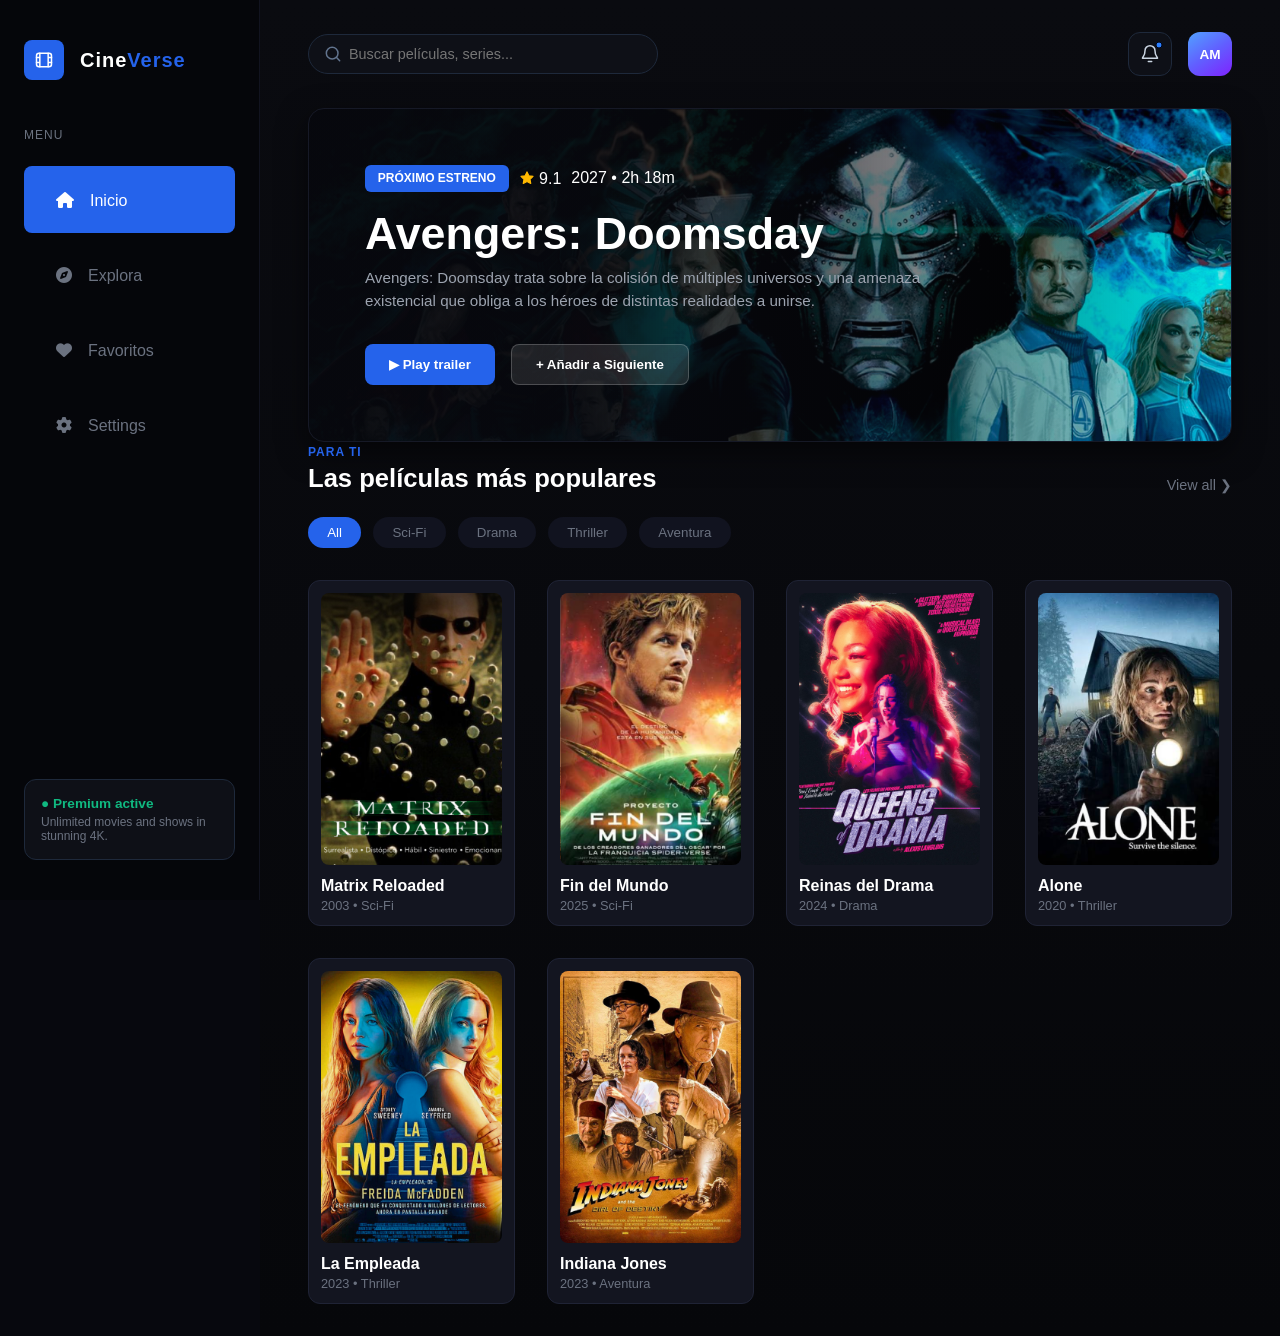
<file: index.html>
<!DOCTYPE html>
<html lang="es">

<head>
    <meta charset="UTF-8">
    <meta name="viewport" content="width=device-width, initial-scale=1.0">
    <title>CineVerse - Streaming Platform</title>
    <link rel="stylesheet" href="https://cdnjs.cloudflare.com/ajax/libs/font-awesome/6.5.2/css/all.min.css">
    <link rel="stylesheet" href="style.css">
</head>

<body>

    <!-- ASIDE: Barra lateral izquierda -->
    <aside class="sidebar" id="sidebar">
        <!-- El resto del contenido de tu aside se queda EXACTAMENTE IGUAL -->
        <a href="index.html" class="container-logo">
            <div class="logo-box">
                <svg class="logo-icon" width="20" height="20" viewBox="0 0 20 20" fill="none"
                    xmlns="http://www.w3.org/2000/svg">
                    <path
                        d="M5 3.33331H15C16.3807 3.33331 17.5 4.4526 17.5 5.83331V14.1666C17.5 15.5474 16.3807 16.6666 15 16.6666H5C3.61929 16.6666 2.5 15.5474 2.5 14.1666V5.83331C2.5 4.4526 3.61929 3.33331 5 3.33331V3.33331"
                        stroke-width="1.5" stroke-linecap="round" stroke-linejoin="round" stroke="white" />
                    <path
                        d="M5.83333 3.33331V16.6666M14.1667 3.33331V16.6666M2.5 7.49998H5.83333M14.1667 7.49998H17.5M2.5 12.5H5.83333M14.1667 12.5H17.5"
                        stroke-width="1.5" stroke-linecap="round" stroke-linejoin="round" stroke="white" />
                </svg>
            </div>
            <div class="text-logo">
                <p class="text-logo-2"><span class="text-wrapper">Cine</span><span class="span">Verse</span></p>
            </div>
        </a>
        <nav class="menu">
            <p class="menu-label">MENU</p>
            <a href="index.html" class="menu-item active"><i class="fa-solid fa-house"></i>Inicio</i></a>
            <a href="explore.html" class="menu-item"><i class="fa-solid fa-compass"></i>Explora</i></a>
            <!-- <a href="#" class="menu-item">Lista de seguimiento</a> -->
            <a href="favoritos.html" class="menu-item"><i class="fa-solid fa-heart"></i>Favoritos</a>
            <a href="settings.html" class="menu-item"><i class="fa-solid fa-gear"></i>Settings</a>
        </nav>
        <div class="premium-badge">
            <p class="premium-status">● Premium active</p>
            <p class="premium-text">Unlimited movies and shows in stunning 4K.</p>
        </div>
    </aside>

    <!-- MAIN: Bloque contenedor de la derecha -->
    <main class="main-content">

        <!-- HEADER botón hamburguesa -->
        <header class="top-header">
            <div class="header-right">
                <!-- Verifica que tenga el id="hamburger-btn" exacto -->
                <button class="hamburger-menu" id="hamburger-btn">☰</button>

                <div class="search-box" role="search">
                    <img class="search-icon" id="search-icon-img" src="assets/search.svg" alt="" aria-hidden="true">
                    <input type="search" id="global-search" name="q" placeholder="Buscar películas, series..."
                        aria-label="Buscar películas y series">
                </div>
            </div>

            <!-- CAMPANA Y PERFIL-->
            <div class="user-profile">
                <!-- <button class="btn-icon-nav">🔔
                </button> -->
                <div class="button-notifications">
                    <div class="div">
                        <svg class="search-box" width="20" height="20" viewBox="0 0 20 20" fill="none"
                            xmlns="http://www.w3.org/2000/svg">
                            <path
                                d="M15 6.66669C15 3.90711 12.7596 1.66669 10 1.66669C7.24042 1.66669 5 3.90711 5 6.66669C5 12.5 2.5 12.5 2.5 14.1667H17.5C17.5 12.5 15 12.5 15 6.66669V6.66669"
                                stroke="#CAD5E2" stroke-width="1.5" stroke-linecap="round" stroke-linejoin="round" />
                            <path d="M8.33337 17.5H11.6667" stroke="#CAD5E2" stroke-width="1.5" stroke-linecap="round"
                                stroke-linejoin="round" />
                        </svg>
                        <svg class="point-box" width="8" height="8" viewBox="0 0 8 8" fill="none"
                            xmlns="http://www.w3.org/2000/svg">
                            <rect x="1" y="1" width="6" height="6" rx="3" fill="#2B7FFF" stroke="#020618"
                                stroke-width="1" />
                        </svg>
                    </div>
                </div>
                <div class="avatar">AM</div>
            </div>
        </header>


        <!-- El resto del código de tu .container (Section 1 y Section 2) se queda EXACTAMENTE IGUAL -->


        <!-- CONTAINER: Agrupa tus dos secciones -->
        <div class="container">

            <!-- SECTION 1: Próximo Estreno (Hero Banner de Avengers) -->
            <section class="section-hero">
                <div class="hero-content">
                    <!-- <span class="badge-trend">PRÓXIMO ESTRENO 9.1 2027 • 2h 18m</span> -->


                    <div class="hero-text">
                        <span class="badge-trend">PRÓXIMO ESTRENO </span>
                        <div class="star-box">
                            <svg width="16" height="16" viewBox="0 0 16 16" fill="none"
                                xmlns="http://www.w3.org/2000/svg"
                                style="width: 95,5%; height: 95,42%; position: relative; top: 2px">
                                <path
                                    d="M8 2L9.86667 5.8L14 6.4L11 9.33333L11.7333 13.4667L8 11.4667L4.26667 13.4667L5 9.33333L2 6.4L6.13333 5.8L8 2Z"
                                    fill="#FFB900" />
                                <path
                                    d="M8 2L9.86667 5.8L14 6.4L11 9.33333L11.7333 13.4667L8 11.4667L4.26667 13.4667L5 9.33333L2 6.4L6.13333 5.8L8 2V2"
                                    stroke="#FFB900" stroke-width="1.2" stroke-linecap="round"
                                    stroke-linejoin="round" />
                            </svg> 9.1
                        </div>
                        <span class="span-date">2027 • 2h 18m</span>
                    </div>
                </div>
                <h1 class="hero-title">Avengers: Doomsday</h1>
                <div class="hero-description">
                    <p class="p-description">
                        Avengers: Doomsday trata sobre la colisión de múltiples universos y una amenaza existencial que
                        obliga a los héroes de distintas realidades a unirse.
                    </p>
                </div>
                <div class="hero-buttons">
                    <button class="btn-play">
                        <a href="https://youtu.be/lAr_uspgHm8?si=ATDYWbqUeEOZF54f" target="_blank"
                            rel="noopener noreferrer">
                            ▶ Play trailer
                        </a>
                    </button>
                    <button class="btn-add">+ Añadir a Siguiente</button>
                </div>
        </div>
        </section>

        <!-- SECTION 2: Las tarjetas de películas más populares -->
        <section class="section-movies">
            <div class="section-header">
                <div class="section-title-group">
                    <span class="subtitle">PARA TI</span>
                    <h2 class="main-section-title">Las películas más populares</h2>
                </div>
                <a href="#" class="view-all">View all ❯</a>
            </div>

            <!-- Botones de categorías de género -->
            <div class="filter-buttons" id="filter-container">
                <!-- JavaScript pintará los botones aquí para controlar cuál está activo -->
            </div>

            <!-- Cuadrícula vacía donde JavaScript inyectará las tarjetas de las películas -->
            <div class="movies-grid" id="movies-grid">
                <div class="movie-card">
                    <div class="poster-container">
                        <h3 class="movie-title"></h3>
                    </div>
                </div>
            </div>
        </section>

        </div> <!-- Fin de .container -->

    </main>


    <!-- <script src="https://jquery.com"></script> -->

    <!-- Enlace a la lógica de programación -->
    <script src="app.js"></script>
    <script src="global.js"></script>
</body>

</html>
</file>
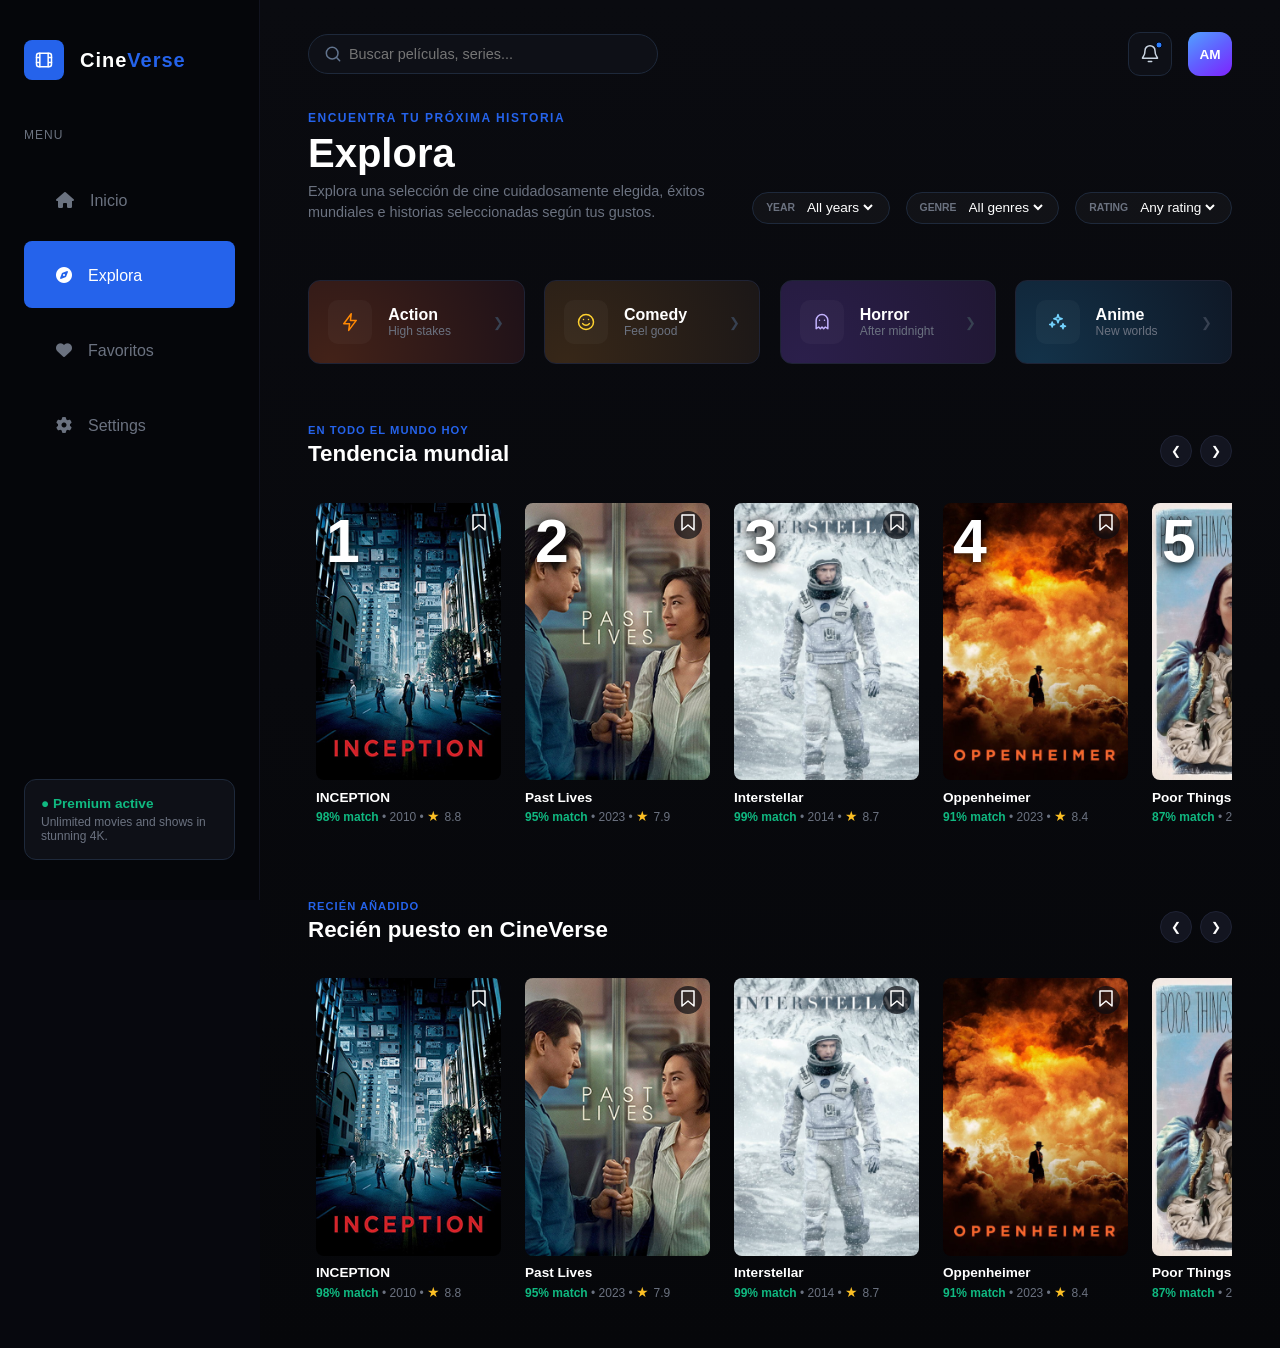
<file: explore.html>
<!DOCTYPE html>
<html lang="es">

<head>
    <meta charset="UTF-8">
    <meta name="viewport" content="width=device-width, initial-scale=1.0">
    <title>CineVerse - Streaming Platform</title>
    <link rel="stylesheet" href="https://cdnjs.cloudflare.com/ajax/libs/font-awesome/6.5.2/css/all.min.css">
    <link rel="stylesheet" href="explore.style.css">
    <link rel="stylesheet" href="style.css">
</head>

<body>

    <!-- ASIDE: Barra lateral izquierda -->
    <aside class="sidebar" id="sidebar">
        <!-- El resto del contenido de tu aside se queda EXACTAMENTE IGUAL -->
        <a href="index.html" class="container-logo">
            <div class="logo-box">
                <svg class="logo-icon" width="20" height="20" viewBox="0 0 20 20" fill="none"
                    xmlns="http://www.w3.org/2000/svg">
                    <path
                        d="M5 3.33331H15C16.3807 3.33331 17.5 4.4526 17.5 5.83331V14.1666C17.5 15.5474 16.3807 16.6666 15 16.6666H5C3.61929 16.6666 2.5 15.5474 2.5 14.1666V5.83331C2.5 4.4526 3.61929 3.33331 5 3.33331V3.33331"
                        stroke-width="1.5" stroke-linecap="round" stroke-linejoin="round" stroke="white" />
                    <path
                        d="M5.83333 3.33331V16.6666M14.1667 3.33331V16.6666M2.5 7.49998H5.83333M14.1667 7.49998H17.5M2.5 12.5H5.83333M14.1667 12.5H17.5"
                        stroke-width="1.5" stroke-linecap="round" stroke-linejoin="round" stroke="white" />
                </svg>
            </div>
            <div class="text-logo">
                <p class="text-logo-2"><span class="text-wrapper">Cine</span><span class="span">Verse</span></p>
            </div>
        </a>
        <nav class="menu">
            <p class="menu-label">MENU</p>
            <a href="index.html" class="menu-item"><i class="fa-solid fa-house"></i>Inicio</a>
            <a href="explore.html" class="menu-item active"><i class="fa-solid fa-compass"></i>Explora</a>
            <!-- <a href="#" class="menu-item">Lista de seguimiento</a> -->
            <a href="favoritos.html" class="menu-item"><i class="fa-solid fa-heart"></i>Favoritos</a>
            <a href="settings.html" class="menu-item"><i class="fa-solid fa-gear"></i>Settings</a>
        </nav>
        <div class="premium-badge">
            <p class="premium-status">● Premium active</p>
            <p class="premium-text">Unlimited movies and shows in stunning 4K.</p>
        </div>
    </aside>

    <!-- MAIN: Bloque contenedor de la derecha -->
    <main class="main-content">

        <!-- HEADER CORREGIDO: Ahora contiene el botón hamburguesa -->
        <header class="top-header">
            <div class="header-right">
                <!-- Verifica que tenga el id="hamburger-btn" exacto -->
                <button class="hamburger-menu" id="hamburger-btn">☰</button>

                <div class="search-box" role="search">
                    <img class="search-icon" id="search-icon-img" src="assets/search.svg" alt="" aria-hidden="true">
                    <input type="search" id="global-search" name="q" placeholder="Buscar películas, series..."
                        aria-label="Buscar películas y series">
                </div>
            </div>

            <!-- CAMPANA Y PERFIL-->
            <div class="user-profile">
                <!-- <button class="btn-icon-nav">🔔
                </button> -->
                <div class="button-notifications">
                    <div class="div">
                        <svg class="search-box" width="20" height="20" viewBox="0 0 20 20" fill="none"
                            xmlns="http://www.w3.org/2000/svg">
                            <path
                                d="M15 6.66669C15 3.90711 12.7596 1.66669 10 1.66669C7.24042 1.66669 5 3.90711 5 6.66669C5 12.5 2.5 12.5 2.5 14.1667H17.5C17.5 12.5 15 12.5 15 6.66669V6.66669"
                                stroke="#CAD5E2" stroke-width="1.5" stroke-linecap="round" stroke-linejoin="round" />
                            <path d="M8.33337 17.5H11.6667" stroke="#CAD5E2" stroke-width="1.5" stroke-linecap="round"
                                stroke-linejoin="round" />
                        </svg>
                        <svg class="point-box" width="8" height="8" viewBox="0 0 8 8" fill="none"
                            xmlns="http://www.w3.org/2000/svg">
                            <rect x="1" y="1" width="6" height="6" rx="3" fill="#2B7FFF" stroke="#020618"
                                stroke-width="1" />
                        </svg>
                    </div>
                </div>
                <div class="avatar">AM</div>
            </div>
        </header>


        <!-- El resto del código de tu .container (Section 1 y Section 2) se queda EXACTAMENTE IGUAL -->


        <!-- CONTAINER: Agrupa tus dos secciones -->
        <div class="container-explore">

            <!-- BLOQUE 1: Títulos y Selectores -->
            <header class="explore-intro-header">
                <div class="explore-titles">
                    <span class="explore-subtitle">ENCUENTRA TU PRÓXIMA HISTORIA</span>
                    <h1 class="explore-main-title">Explora</h1>
                    <p class="explore-description">Explora una selección de cine cuidadosamente elegida, éxitos
                        mundiales e
                        historias seleccionadas según tus gustos.</p>
                </div>

                <div class="explore-selects-group">
                    <div class="select-wrapper">
                        <label>YEAR</label>
                        <select id="filter-year">
                            <option>All years</option>
                            <option>2024</option>
                            <option>2025</option>
                            <option>2026</option>
                        </select>
                    </div>
                    <div class="select-wrapper">
                        <label>GENRE</label>
                        <select id="filter-genre">
                            <option>All genres</option>
                            <option>Action</option>
                            <option>Comedy</option>
                            <option>Horror</option>
                            <option>Anime</option>
                        </select>
                    </div>
                    <div class="select-wrapper">
                        <label>RATING</label>
                        <select id="filter-rating">
                            <option>Any rating</option>
                            <option>1 star</option>
                            <option>2 stars</option>
                            <option>3 stars</option>
                            <option>4 stars</option>
                            <option>5 stars</option>
                        </select>
                    </div>
                </div>
            </header>

            <!-- BLOQUE 2: Tarjetas de Categorías Rápidas -->
            <section class="section-genres-cards">
                <div class="genre-card genre-card-action">
                    <!--<div class="genre-icon">⚡</div>-->
                    <div class="genre-icon">
                        <svg width="14" height="19" viewBox="0 0 14 19" fill="none" xmlns="http://www.w3.org/2000/svg">
                            <path
                                d="M8.25 0.750061L0.75 10.7501H6.58333L5.75 17.4167L13.25 7.41673H7.41667L8.25 0.750061Z"
                                stroke-width="1.5" stroke-linecap="round" stroke-linejoin="round" stroke="#FF8904" />
                        </svg>

                    </div>
                    <div class="genre-info">
                        <h3>Action</h3>
                        <p>High stakes</p>
                    </div>
                    <span class="genre-arrow">❯</span>
                </div>
                <div class="genre-card genre-card-comedy">
                    <!-- <div class="genre-icon">😄</div> -->
                    <div class="genre-icon">
                        <svg width="20" height="20" viewBox="0 0 20 20" fill="none" xmlns="http://www.w3.org/2000/svg">
                            <path
                                d="M17.5 10C17.5 14.1421 14.1421 17.5 10 17.5C5.85786 17.5 2.5 14.1421 2.5 10C2.5 5.85786 5.85786 2.5 10 2.5C14.1421 2.5 17.5 5.85786 17.5 10Z"
                                stroke-width="1.5" stroke-linecap="round" stroke-linejoin="round" stroke="#FFD230" />
                            <path
                                d="M6.66669 11.6667C6.66669 11.6667 7.91669 13.3333 10 13.3333C12.0834 13.3333 13.3334 11.6667 13.3334 11.6667M7.50002 7.5H7.50835M12.5 7.5H12.5084"
                                stroke-width="1.5" stroke-linecap="round" stroke-linejoin="round" stroke="#FFD230" />
                        </svg>
                    </div>
                    <div class="genre-info">
                        <h3>Comedy</h3>
                        <p>Feel good</p>
                    </div>
                    <span class="genre-arrow">❯</span>
                </div>
                <div class="genre-card genre-card-horror">
                    <!-- <div class="genre-icon">🔮</div> -->
                    <div class="genre-icon">
                        <svg width="20" height="20" viewBox="0 0 20 20" fill="none" xmlns="http://www.w3.org/2000/svg">
                            <path
                                d="M4.16667 16.6667V8.33333C4.16667 6.78624 4.78125 5.30251 5.87522 4.20854C6.96918 3.11458 8.45291 2.5 10 2.5C11.5471 2.5 13.0308 3.11458 14.1248 4.20854C15.2188 5.30251 15.8333 6.78624 15.8333 8.33333V16.6667L13.3333 15L11.6667 16.6667L10 15L8.33334 16.6667L6.66667 15L4.16667 16.6667Z"
                                stroke-width="1.5" stroke-linecap="round" stroke-linejoin="round" stroke="#C4B4FF" />
                            <path d="M7.5 8.33334H7.50833M12.5 8.33334H12.5083" stroke-width="1.5"
                                stroke-linecap="round" stroke-linejoin="round" stroke="#C4B4FF" />
                        </svg>

                    </div>
                    <div class="genre-info">
                        <h3>Horror</h3>
                        <p>After midnight</p>
                    </div>
                    <span class="genre-arrow">❯</span>
                </div>
                <div class="genre-card genre-card-anime">
                    <!-- <div class="genre-icon">🧬</div> -->
                    <div class="genre-icon">
                        <svg width="20" height="20" viewBox="0 0 20 20" fill="none" xmlns="http://www.w3.org/2000/svg">
                            <g clip-path="url(#clip0_200_341)">
                                <path
                                    d="M9.99999 2.5L11 5.66667L14.1667 6.66667L11 7.66667L9.99999 10.8333L8.99999 7.66667L5.83333 6.66667L8.99999 5.66667L9.99999 2.5Z"
                                    stroke-width="1.5" stroke-linecap="round" stroke-linejoin="round"
                                    stroke="#74D4FF" />
                                <path
                                    d="M15 11.6667L15.5833 13.5833L17.5 14.1667L15.5833 14.75L15 16.6667L14.4167 14.75L12.5 14.1667L14.4167 13.5833L15 11.6667ZM4.16667 10L4.75 11.9167L6.66667 12.5L4.75 13.0833L4.16667 15L3.58334 13.0833L1.66667 12.5L3.58334 11.9167L4.16667 10Z"
                                    stroke-width="1.5" stroke-linecap="round" stroke-linejoin="round"
                                    stroke="#74D4FF" />
                            </g>
                            <defs>
                                <clipPath id="clip0_200_341">
                                    <rect width="20" height="20" fill="white" />
                                </clipPath>
                            </defs>
                        </svg>
                    </div>
                    <div class="genre-info">
                        <h3>Anime</h3>
                        <p>New worlds</p>
                    </div>
                    <span class="genre-arrow">❯</span>
                </div>
            </section>

            <!-- BLOQUE 1: Carrusel 1 - Tendencia Mundial -->
            <section class="explore-carousel-section">
                <div class="carousel-header">
                    <div class="carousel-titles">
                        <span class="carousel-tag">EN TODO EL MUNDO HOY</span>
                        <h2>Tendencia mundial</h2>
                    </div>
                    <div class="carousel-arrows">
                        <button class="arrow-btn btn-left">❮</button>
                        <button class="arrow-btn btn-right">❯</button>
                    </div>
                </div>
                <!-- JS inyectará las tarjetas aquí -->
                <div class="movies-carousel-grid ranked" id="tendencias-grid"></div>
            </section>

            <!-- BLOQUE 2: Carrusel 2 - Recién puesto en CineVerse -->
            <section class="explore-carousel-section">
                <div class="carousel-header">
                    <div class="carousel-titles">
                        <span class="carousel-tag">RECIÉN AÑADIDO</span>
                        <h2>Recién puesto en CineVerse</h2>
                    </div>
                    <div class="carousel-arrows">
                        <button class="arrow-btn btn-left">❮</button>
                        <button class="arrow-btn btn-right">❯</button>
                    </div>
                </div>
                <!-- JS inyectará las tarjetas aquí -->
                <div class="movies-carousel-grid standard" id="recientes-grid"></div>
            </section>

        </div>



    </main>

    <!-- <script src="https://jquery.com"></script> -->

    <!-- Enlace a la lógica de programación -->
    <script src="global.js"></script>
    <script src="explore.js"></script>
</body>

</html>
</file>
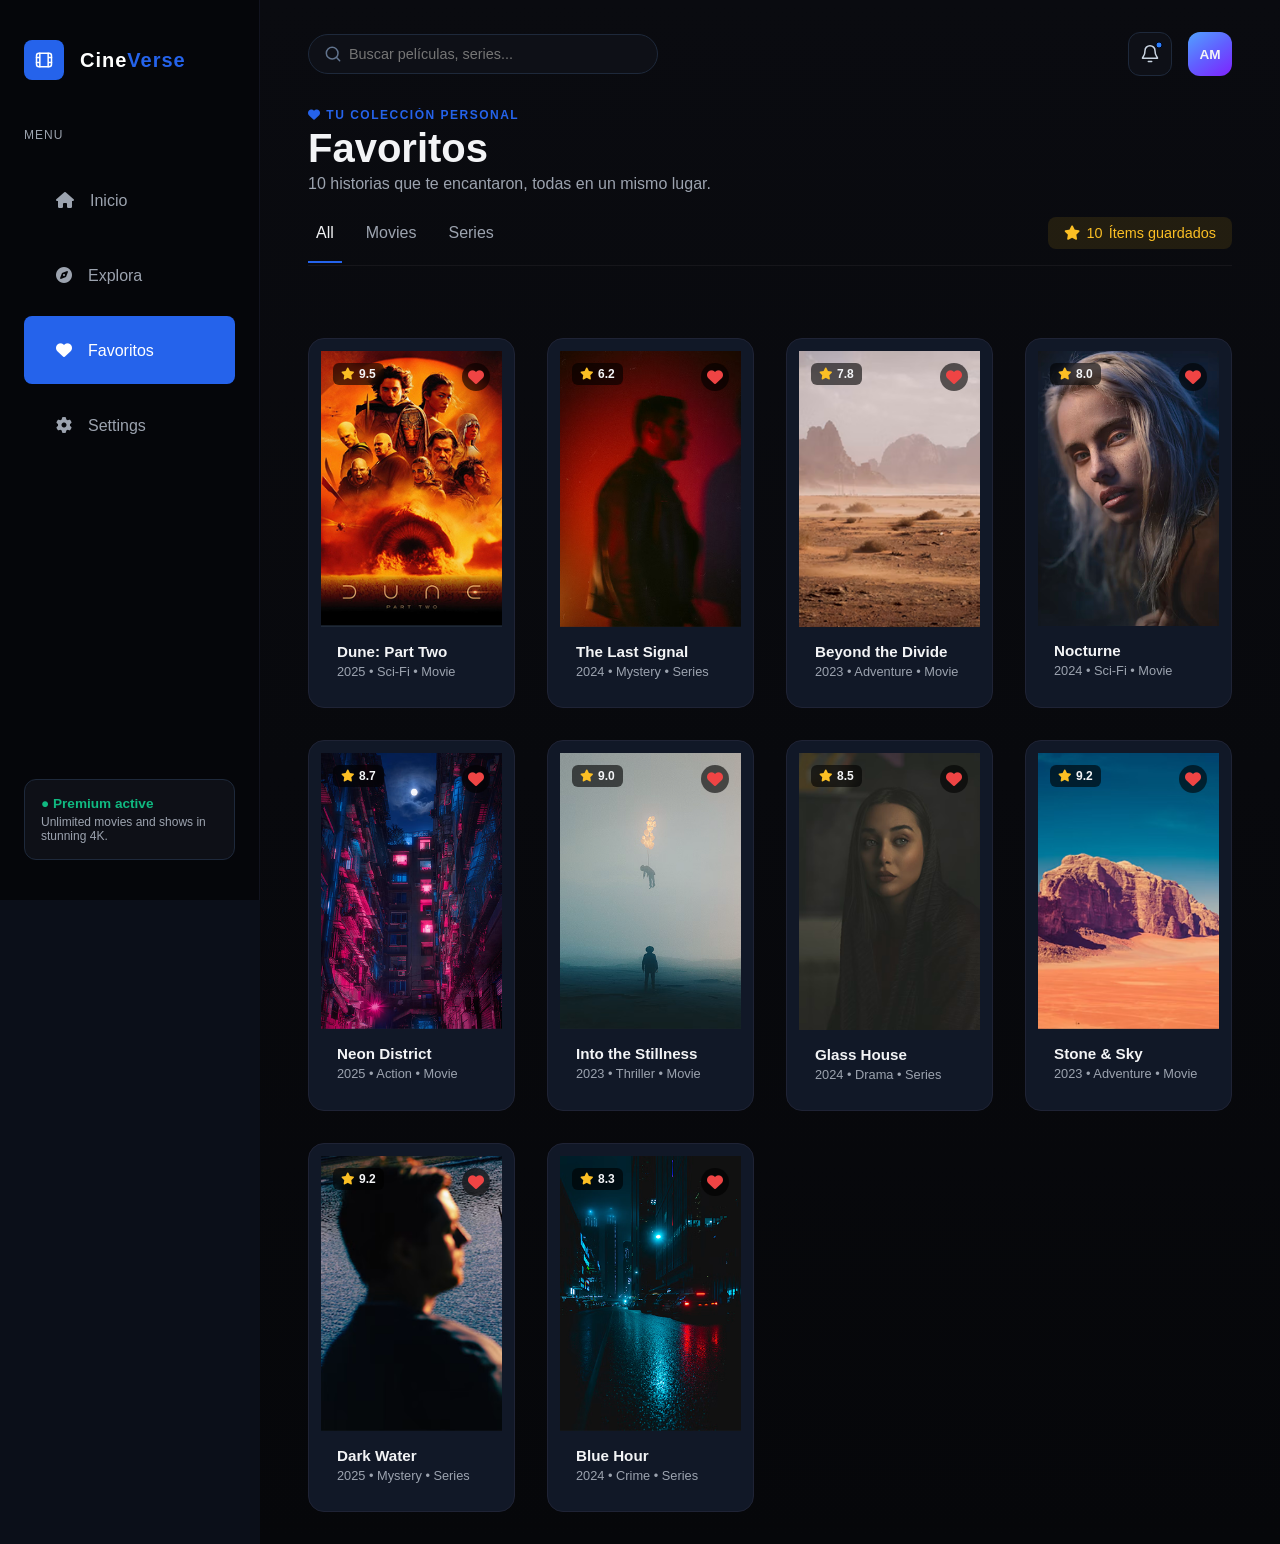
<file: favoritos.html>
<!DOCTYPE html>
<html lang="es">

<head>
    <meta charset="UTF-8">
    <meta name="viewport" content="width=device-width, initial-scale=1.0">
    <title>CineVerse - Streaming Platform</title>

    <!-- Font Awesome 6 (CDN oficial vía cdnjs) -->
    <link rel="stylesheet" href="https://cdnjs.cloudflare.com/ajax/libs/font-awesome/6.5.2/css/all.min.css">
    <link rel="stylesheet" href="style.css">
    <link rel="stylesheet" href="favoritos.style.css">
</head>

<body>

    <!-- ASIDE: Barra lateral izquierda -->
    <aside class="sidebar" id="sidebar">
        <a href="index.html" class="container-logo">
            <div class="logo-box">
                <svg class="logo-icon" width="20" height="20" viewBox="0 0 20 20" fill="none"
                    xmlns="http://www.w3.org/2000/svg">
                    <path
                        d="M5 3.33331H15C16.3807 3.33331 17.5 4.4526 17.5 5.83331V14.1666C17.5 15.5474 16.3807 16.6666 15 16.6666H5C3.61929 16.6666 2.5 15.5474 2.5 14.1666V5.83331C2.5 4.4526 3.61929 3.33331 5 3.33331V3.33331"
                        stroke-width="1.5" stroke-linecap="round" stroke-linejoin="round" stroke="white" />
                    <path
                        d="M5.83333 3.33331V16.6666M14.1667 3.33331V16.6666M2.5 7.49998H5.83333M14.1667 7.49998H17.5M2.5 12.5H5.83333M14.1667 12.5H17.5"
                        stroke-width="1.5" stroke-linecap="round" stroke-linejoin="round" stroke="white" />
                </svg>
            </div>
            <div class="text-logo">
                <p class="text-logo-2"><span class="text-wrapper">Cine</span><span class="span">Verse</span></p>
            </div>
        </a>
        <nav class="menu">
            <p class="menu-label">MENU</p>
            <a href="index.html" class="menu-item"><i class="fa-solid fa-house"></i>Inicio</a>
            <a href="explore.html" class="menu-item"><i class="fa-solid fa-compass"></i>Explora</a>
            <a href="favoritos.html" class="menu-item active"><i class="fa-solid fa-heart"></i>Favoritos</a>
            <a href="settings.html" class="menu-item"><i class="fa-solid fa-gear"></i>Settings</a>
        </nav>
        <div class="premium-badge">
            <p class="premium-status">● Premium active</p>
            <p class="premium-text">Unlimited movies and shows in stunning 4K.</p>
        </div>
    </aside>

    <!-- MAIN: Bloque contenedor de la derecha -->
    <main class="main-content">

        <!-- HEADER CORREGIDO -->
        <header class="top-header">
            <div class="header-right">
                <!-- <button class="hamburger-menu" id="hamburger-btn">☰</button> -->

                <button class="hamburger-menu" id="hamburger-btn" aria-label="Abrir menú">☰</button>

                <div class="search-box" role="search">
                    <img class="search-icon" id="search-icon-img" src="assets/search.svg" alt="" aria-hidden="true">
                    <input type="search" id="global-search" name="q" placeholder="Buscar películas, series..."
                        aria-label="Buscar películas y series">
                </div>
            </div>

            <!-- CAMPANA Y PERFIL-->
            <div class="user-profile">
                <div class="button-notifications">
                    <div class="div">
                        <svg class="search-box" width="20" height="20" viewBox="0 0 20 20" fill="none"
                            xmlns="http://www.w3.org/2000/svg">
                            <path
                                d="M15 6.66669C15 3.90711 12.7596 1.66669 10 1.66669C7.24042 1.66669 5 3.90711 5 6.66669C5 12.5 2.5 12.5 2.5 14.1667H17.5C17.5 12.5 15 12.5 15 6.66669V6.66669"
                                stroke="#CAD5E2" stroke-width="1.5" stroke-linecap="round" stroke-linejoin="round" />
                            <path d="M8.33337 17.5H11.6667" stroke="#CAD5E2" stroke-width="1.5" stroke-linecap="round"
                                stroke-linejoin="round" />
                        </svg>
                        <svg class="point-box" width="8" height="8" viewBox="0 0 8 8" fill="none"
                            xmlns="http://www.w3.org/2000/svg">
                            <rect x="1" y="1" width="6" height="6" rx="3" fill="#2B7FFF" stroke="#020618"
                                stroke-width="1" />
                        </svg>
                    </div>
                </div>
                <div class="avatar">AM</div>
            </div>
        </header>

        <!-- CONTENIDO PRINCIPAL -->

    <div class="container-favorite">
        <!-- SUB-ENCABEZADO DE LA SECCIÓN -->
        <section class="section-title-area">
            <span class="sub-subtitle"><i class="fa-solid fa-heart"></i> TU COLECCIÓN PERSONAL</span>
            <h1 class="main-title">Favoritos</h1>
            <p class="description">10 historias que te encantaron, todas en un mismo lugar.</p>
        
            <!-- FILTROS Y CONTADOR -->
            <div class="filters-row">
                <div class="filter-tabs">
                    <button class="tab active" data-filter="all">All</button>
                    <button class="tab" data-filter="movie">Movies</button>
                    <button class="tab" data-filter="series">Series</button>
                </div>
                <div class="counter-badge">
                    <i class="fa-solid fa-star"></i> <span id="total-count">10</span> Ítems guardados
                </div>
            </div>
        </section>
        
        <!-- CONTENEDOR GRID DE LAS TARJETAS -->
        <section class="movies-grid" id="movies-container">
            <!-- Las tarjetas serán renderizadas de forma dinámica por JS -->
        </section>
    </div>

    </main>



    <!-- MODAL DEL REPRODUCTOR DE VIDEO CORREGIDO -->
    <div id="video-modal" class="modal-overlay">
        <div class="modal-content">
            <button class="modal-close" id="close-modal-btn" aria-label="Cerrar reproductor">&times;</button>
            <div class="video-container">
                <iframe id="modal-video-player" src="about:blank" title="Reproductor de video"
                    allow="autoplay; encrypted-media; picture-in-picture; fullscreen" allowfullscreen></iframe>

                <!-- Pantalla de carga simulada para la película completa -->
                <div id="movie-loading-screen" class="loading-overlay" style="display: none;">
                    <div class="spinner"></div>
                    <p>Cargando película completa en 4K Ultra HD...</p>
                </div>
            </div>
            <div class="modal-info">
                <div class="modal-header-split">
                    <div>
                        <h2 id="modal-video-title">Título de la Película</h2>
                        <p id="modal-video-meta">Año • Género</p>
                    </div>

                    <!-- NUEVO: Botón para simular la película completa -->
                    <button id="play-full-movie-btn" class="btn-full-movie" type="button"><i
                            class="fa-solid fa-film"></i> Ver película completa
                    </button>
                </div>
            </div>
        </div>
    </div>




    <!-- Enlace a la lógica de programación -->
    <script src="global.js"></script>
    <script src="favoritos.js"></script>




</body>

</html>
</file>
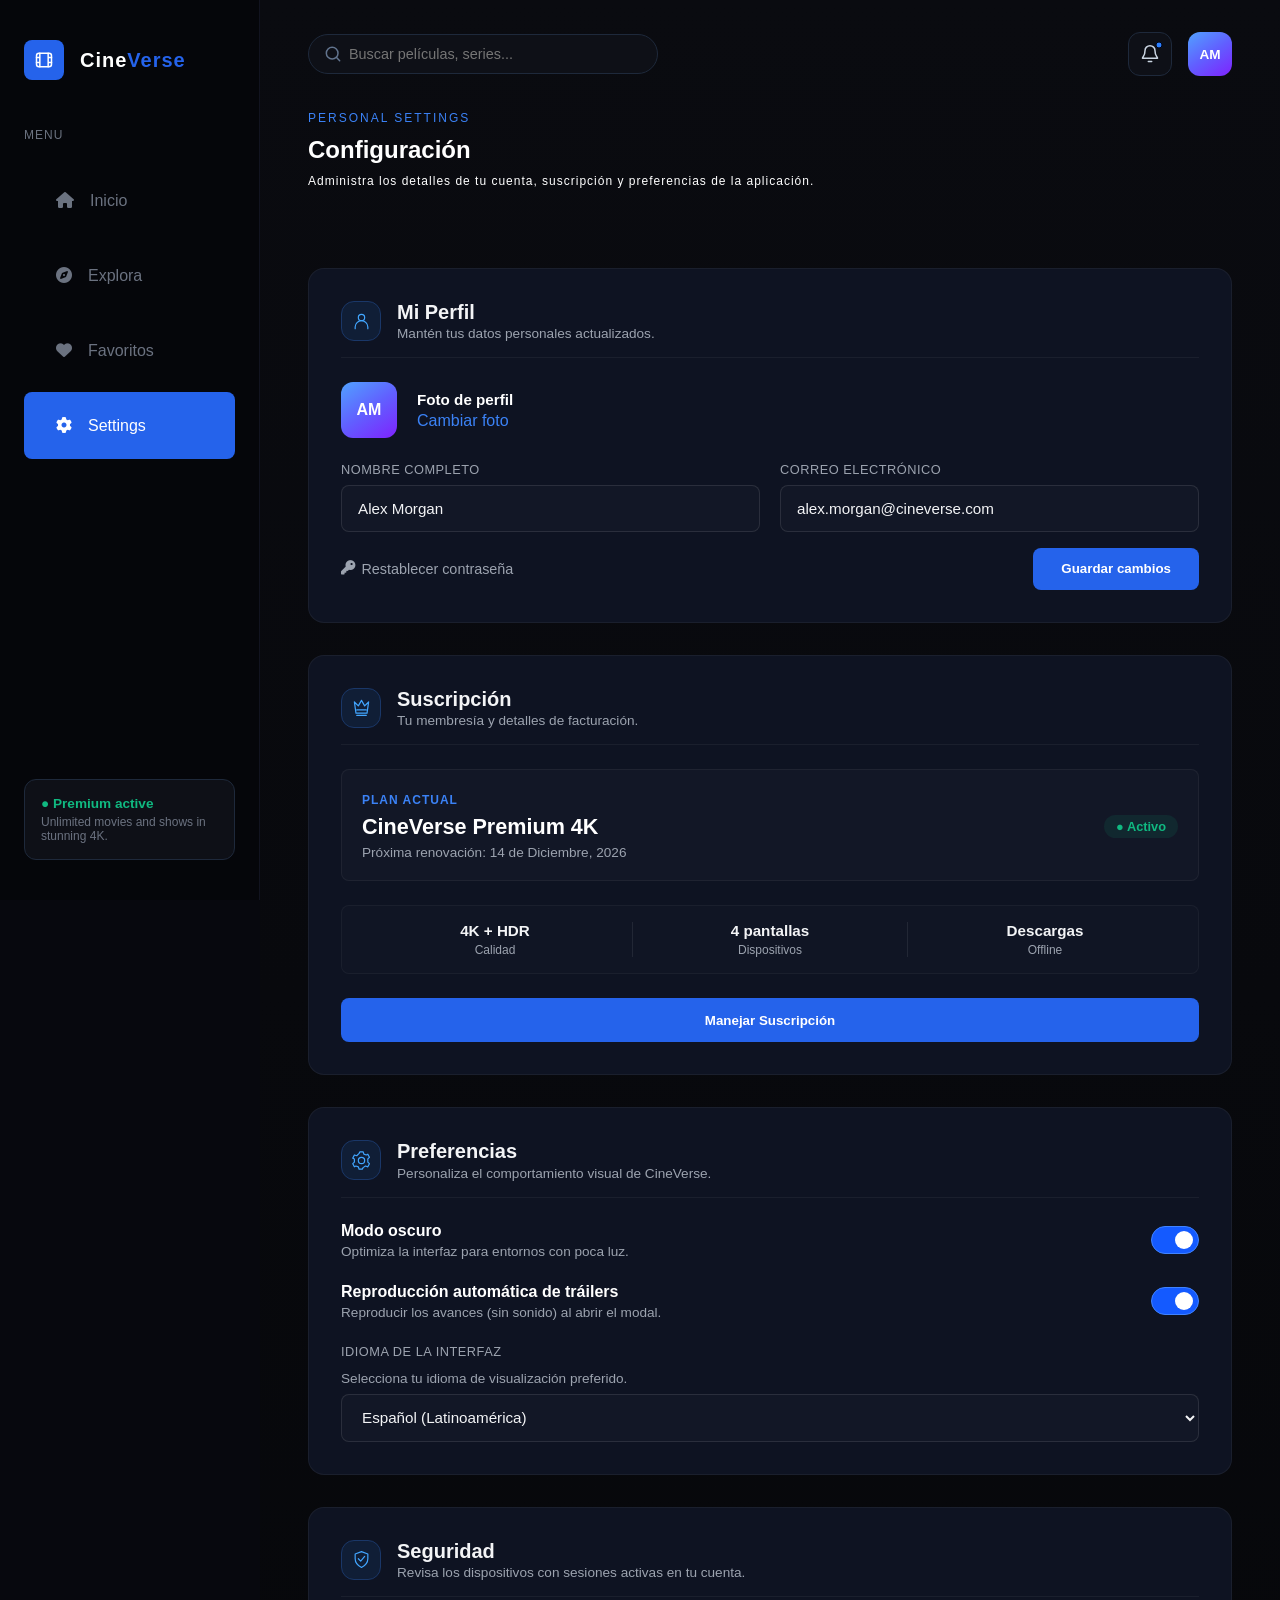
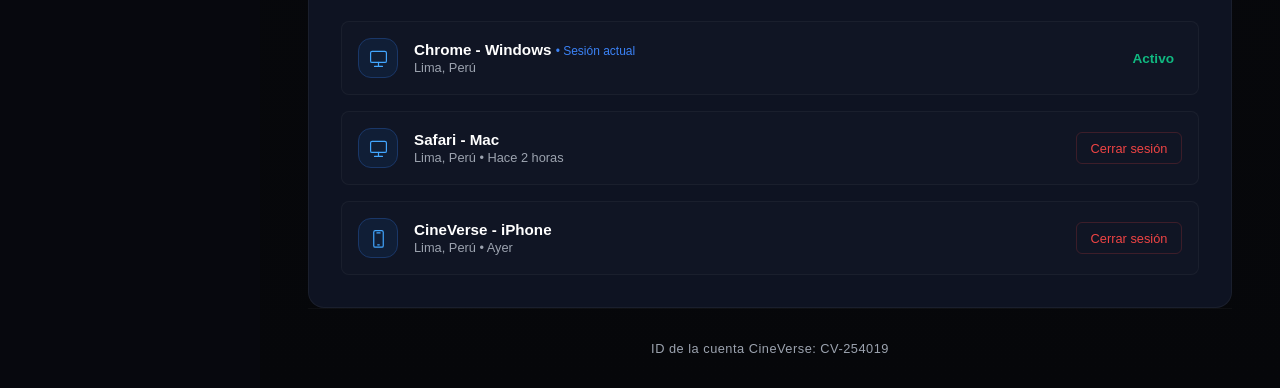
<file: settings.html>
<!DOCTYPE html>
<html lang="es">

<head>
    <meta charset="UTF-8">
    <meta name="viewport" content="width=device-width, initial-scale=1.0">
    <title>CineVerse - Settings</title>
    <!-- Cargamos el script unificado de Font Awesome 6 que ya nos funciona -->
    <link rel="stylesheet" href="https://cdnjs.cloudflare.com/ajax/libs/font-awesome/6.5.2/css/all.min.css">
    <link rel="stylesheet" href="style.css">
    <link rel="stylesheet" href="settings.css">
</head>

<body>

    <svg style="display:none" xmlns="http://www.w3.org/2000/svg">
        <defs>
            <symbol id="home" viewBox="0 0 24 24">
                <path d="m3 10 9-7 9 7M5 9v12h14V9M9 21v-8h6v8"></path>
            </symbol>
            <symbol id="compass" viewBox="0 0 24 24">
                <circle cx="12" cy="12" r="9"></circle>
                <path d="m16 8-3 5-5 3 3-5z"></path>
            </symbol>
            <symbol id="heart" viewBox="0 0 24 24">
                <path d="M12 21 3 12C-3 3 9 0 12 7c4-7 15-3 9 5z"></path>
            </symbol>
            <symbol id="gear" viewBox="0 0 24 24">
                <path d="m9 3 1-2h4l1 3 3 1 2-1 2 4-2 2v4l2 2-2 4-3-1-3 2-1 2h-4l-1-3-3-1-2 1-2-4 2-2v-4L1 9l2-4 3 1z">
                </path>
                <circle cx="12" cy="12" r="4"></circle>
            </symbol>
            <symbol id="person" viewBox="0 0 24 24">
                <circle cx="12" cy="7" r="4"></circle>
                <path d="M4 21v-2a8 8 0 0 1 16 0v2"></path>
            </symbol>
            <symbol id="crown" viewBox="0 0 24 24">
                <path d="m3 5 5 5 4-7 4 7 5-5-2 14H5zM6 22h12M6 15h12"></path>
            </symbol>
            <symbol id="shield" viewBox="0 0 24 24">
                <path d="m12 2 8 3v6c0 5-4 9-8 11-4-2-8-6-8-11V5zM8 11l3 3 5-6"></path>
            </symbol>
            <symbol id="monitor" viewBox="0 0 24 24">
                <rect x="2" y="3" width="20" height="14" rx="2"></rect>
                <path d="M12 17v5M7 22h10"></path>
            </symbol>
            <symbol id="phone" viewBox="0 0 24 24">
                <rect x="6" y="2" width="12" height="21" rx="2"></rect>
                <path d="M10 5h4M11 20h2"></path>
            </symbol>
            <symbol id="key" viewBox="0 0 24 24">
                <circle cx="7" cy="16" r="4"></circle>
                <path d="m10 13 10-10M16 7l3 3M13 10l3 3"></path>
            </symbol>
            <symbol id="bell" viewBox="0 0 24 24">
                <path d="M4 18h16l-2-4V9a6 6 0 0 0-12 0v5zM10 22h4"></path>
            </symbol>
        </defs>
    </svg>


    <!-- ASIDE: Barra lateral izquierda -->
    <aside class="sidebar" id="sidebar">
        <a href="index.html" class="container-logo">
            <div class="logo-box">
                <svg class="logo-icon" width="20" height="20" viewBox="0 0 20 20" fill="none"
                    xmlns="http://www.w3.org/2000/svg">
                    <path
                        d="M5 3.33331H15C16.3807 3.33331 17.5 4.4526 17.5 5.83331V14.1666C17.5 15.5474 16.3807 16.6666 15 16.6666H5C3.61929 16.6666 2.5 15.5474 2.5 14.1666V5.83331C2.5 4.4526 3.61929 3.33331 5 3.33331V3.33331"
                        stroke-width="1.5" stroke-linecap="round" stroke-linejoin="round" stroke="white" />
                    <path
                        d="M5.83333 3.33331V16.6666M14.1667 3.33331V16.6666M2.5 7.49998H5.83333M14.1667 7.49998H17.5M2.5 12.5H5.83333M14.1667 12.5H17.5"
                        stroke-width="1.5" stroke-linecap="round" stroke-linejoin="round" stroke="white" />
                </svg>
            </div>
            <div class="text-logo">
                <p class="text-logo-2"><span class="text-wrapper">Cine</span><span class="span">Verse</span></p>
            </div>
        </a>

        <nav class="menu">
            <p class="menu-label">MENU</p>
            <a href="index.html" class="menu-item"><i class="fa-solid fa-house"></i>Inicio</a>
            <a href="explore.html" class="menu-item"><i class="fa-solid fa-compass"></i>Explora</a>
            <!-- <a href="#" class="menu-item">Lista de seguimiento</a> -->
            <a href="favoritos.html" class="menu-item"><i class="fa-solid fa-heart"></i>Favoritos</a>
            <a href="settings.html" class="menu-item active"><i class="fa-solid fa-gear"></i>Settings</a>
        </nav>
        <div class="premium-badge">
            <p class="premium-status">● Premium active</p>
            <p class="premium-text">Unlimited movies and shows in stunning 4K.</p>
        </div>
    </aside>

    <!-- MAIN: Bloque contenedor de la derecha -->
    <main class="main-content">

        <!-- Botón hamburguesa -->
        <header class="top-header">
            <div class="header-right">
                <!-- Verifica que tenga el id="hamburger-btn" exacto -->
                <button class="hamburger-menu" id="hamburger-btn">☰</button>

                <div class="search-box" role="search">
                    <img class="search-icon" id="search-icon-img" src="assets/search.svg" alt="" aria-hidden="true">
                    <input type="search" id="global-search" name="q" placeholder="Buscar películas, series..."
                        aria-label="Buscar películas y series">
                </div>
            </div>

            <!-- CAMPANA Y PERFIL-->
            <div class="user-profile">
                <!-- <button class="btn-icon-nav">🔔
                </button> -->
                <div class="button-notifications">
                    <div class="div">
                        <svg class="search-box" width="20" height="20" viewBox="0 0 20 20" fill="none"
                            xmlns="http://www.w3.org/2000/svg">
                            <path
                                d="M15 6.66669C15 3.90711 12.7596 1.66669 10 1.66669C7.24042 1.66669 5 3.90711 5 6.66669C5 12.5 2.5 12.5 2.5 14.1667H17.5C17.5 12.5 15 12.5 15 6.66669V6.66669"
                                stroke="#CAD5E2" stroke-width="1.5" stroke-linecap="round" stroke-linejoin="round" />
                            <path d="M8.33337 17.5H11.6667" stroke="#CAD5E2" stroke-width="1.5" stroke-linecap="round"
                                stroke-linejoin="round" />
                        </svg>
                        <svg class="point-box" width="8" height="8" viewBox="0 0 8 8" fill="none"
                            xmlns="http://www.w3.org/2000/svg">
                            <rect x="1" y="1" width="6" height="6" rx="3" fill="#2B7FFF" stroke="#020618"
                                stroke-width="1" />
                        </svg>
                    </div>
                </div>
                <div class="avatar">AM</div>
            </div>
        </header>

        <div class="container-settings">
            <!-- SUB-ENCABEZADO DE AJUSTES -->
            <section class="section-title-area">
                <span class="sub-subtitle">PERSONAL SETTINGS</span>
                <h1 class="main-title">Configuración</h1>
                <p class="description">Administra los detalles de tu cuenta, suscripción y preferencias de la aplicación.
                </p>
            </section>
            
            <!-- GRID DE TARJETAS DE CONFIGURACIÓN -->
            <section class="settings-grid">
            
                <!-- Grupo 1: Perfil y Cuenta -->
                <div class="settings-card">
                    <div class="card-header-inline">
                        <div class="badge"><span class="ico"><svg>
                                    <use href="#person"></use>
                                </svg></span></div>
                        <div>
                            <h2 class="card-title">Mi Perfil</h2>
                            <p class="card-subtitle">Mantén tus datos personales actualizados.</p>
                        </div>
                    </div>
            
                    <div class="profile-edit-area">
                        <div class="avatar large-avatar">AM</div>
                        <div>
                            <p class="avatar-title">Foto de perfil</p>
                            <button class="btn-secondary-sm">Cambiar foto</button>
                        </div>
                    </div>
            
                    <form class="settings-form" onsubmit="event.preventDefault();">
                        <div class="form-row-split">
                            <div class="form-group">
                                <label for="profile-name">Nombre completo</label>
                                <input type="text" id="profile-name" name="name" autocomplete="name" value="Alex Morgan" required>
                            </div>
                            <div class="form-group">
                                <label for="profile-email">Correo electrónico</label>
                                <input type="email" id="profile-email" name="email" autocomplete="email" value="alex.morgan@cineverse.com" required>
                            </div>
                        </div>
                        <div class="form-actions-row">
                            <button type="button" class="btn-text-link" id="reset-password-btn"><i class="fa-solid fa-key"></i> Restablecer
                                contraseña</button>
                            <button type="submit" class="btn-save">Guardar cambios</button>

                        </div>
                    </form>
                </div>
            
                <!-- Grupo 2: Plan de Suscripción -->
                <div class="settings-card premium-card-bg">
                    <div class="card-header-inline">
                        <div class="badge"><span class="ico"><svg>
                                    <use href="#crown"></use>
                                </svg></span></div>
                        <div>
                            <h2 class="card-title">Suscripción</h2>
                            <p class="card-subtitle">Tu membresía y detalles de facturación.</p>
                        </div>
                    </div>
            
                    <div class="plan-info-box">
                        <span class="plan-label-tag">PLAN ACTUAL</span>
                        <div class="plan-title-row">
                            <h3 class="plan-main-title">CineVerse Premium 4K</h3>
                            <span class="status-badge-online">● Activo</span>
                        </div>
                        <p class="plan-date">Próxima renovación: 14 de Diciembre, 2026</p>
                    </div>
            
                    <!-- Fila de características técnicas basada en la interfaz -->
                    <div class="plan-specs-row">
                        <div class="spec-item">
                            <span class="spec-title">4K + HDR</span>
                            <span class="spec-desc">Calidad</span>
                        </div>
                        <div class="spec-item">
                            <span class="spec-title">4 pantallas</span>
                            <span class="spec-desc">Dispositivos</span>
                        </div>
                        <div class="spec-item">
                            <span class="spec-title">Descargas</span>
                            <span class="spec-desc">Offline</span>
                        </div>
                    </div>
            
                    <button class="btn-premium-manage">Manejar Suscripción</button>
                </div>
            
                <!-- Grupo 3: Preferencias de la App -->
                <div class="settings-card">
                    <div class="card-header-inline">
                        <div class="badge"><span class="ico"><svg>
                                    <use href="#gear"></use>
                                </svg></span></div>
                        <div>
                            <h2 class="card-title">Preferencias</h2>
                            <p class="card-subtitle">Personaliza el comportamiento visual de CineVerse.</p>
                        </div>
                    </div>
            
                    <div class="preference-row">
                        <div>
                            <h3 id="pref-dark-label">Modo oscuro</h3>
                            <p class="pref-desc" id="pref-dark-desc">Optimiza la interfaz para entornos con poca luz.</p>
                        </div>
                        <button type="button" class="toggle on" role="switch" aria-checked="true" data-setting="darkMode"
                            aria-labelledby="pref-dark-label" aria-describedby="pref-dark-desc"></button>
                    </div>

                    <div class="preference-row">
                        <div>
                            <h3 id="pref-autoplay-label">Reproducción automática de tráilers</h3>
                            <p class="pref-desc" id="pref-autoplay-desc">Reproducir los avances (sin sonido) al abrir el modal.</p>
                        </div>
                        <button type="button" class="toggle on" role="switch" aria-checked="true" data-setting="autoplay"
                            aria-labelledby="pref-autoplay-label" aria-describedby="pref-autoplay-desc"></button>
                    </div>
            
                    <div class="form-group margin-top">
                        <label for="language-select">Idioma de la interfaz</label>
                        <p class="pref-desc">Selecciona tu idioma de visualización preferido.</p>
                        <select id="language-select" class="settings-select">
                            <option value="es" selected>Español (Latinoamérica)</option>
                            <option value="en">English (US)</option>
                            <option value="fr">Français</option>
                        </select>
                    </div>
                </div>
            
            
            
                <!-- Grupo 4: Seguridad y Dispositivos Conectados -->
                <div class="settings-card">
                    <div class="card-header-inline">
                        <div class="badge"><span class="ico"><svg>
                                    <use href="#shield"></use>
                                </svg></span></div>
                        <div>
                            <h2 class="card-title">Seguridad</h2>
                            <p class="card-subtitle">Revisa los dispositivos con sesiones activas en tu cuenta.</p>
                        </div>
                    </div>
            
                    <ul class="device-list">
                        <li class="device-item active">
                            <div class="device-info">
                                <div class="badge"><span class="ico"><svg>
                                            <use href="#monitor"></use>
                                        </svg></span></div>
                                <div>
                                    <p class="device-name">Chrome - Windows <span class="current-session-tag">• Sesión
                                            actual</span>
                                    </p>
                                    <span class="device-location-status">Lima, Perú</span>
                                </div>
                            </div>
                            <span class="session-active-text">Activo</span>
                        </li>
                        <li class="device-item">
                            <div class="device-info">
                                <div class="badge"><span class="ico"><svg>
                                            <use href="#monitor"></use>
                                        </svg></span></div>
                                <div>
                                    <p class="device-name">Safari - Mac</p>
                                    <span class="device-location-status">Lima, Perú • Hace 2 horas</span>
                                </div>
                            </div>
                            <button class="btn-logout-device">Cerrar sesión</button>
                        </li>
                        <li class="device-item">
                            <div class="device-info">
                                <div class="badge"><span class="ico"><svg>
                                            <use href="#phone"></use>
                                        </svg></span></div>
                                <div>
                                    <p class="device-name">CineVerse - iPhone</p>
                                    <span class="device-location-status">Lima, Perú • Ayer</span>
                                </div>
                            </div>
                            <button class="btn-logout-device">Cerrar sesión</button>
                        </li>
                    </ul>
                </div>
            
            </section>
            
        </div>
        <!-- Identificador de pie de página opcional basado en la captura -->
        <div class="settings-footer-account">
            <p>ID de la cuenta CineVerse: CV-254019</p>
        </div>

    </main>
    </div>

    <!-- Enlaces a los scripts del sistema -->
    <script src="global.js"></script>
    <script src="settings.js" defer></script>
</body>

</html>
</file>
<file: style.css>
:root {
    --bg-dark: #07080E;
    --bg-main: #0B0C12;
    --bg-card: #131520;
    --accent-blue: #2563EB;
    --text-white: #FFFFFF;
    --text-muted: #6B7280;
}

* {
    margin: 0;
    padding: 0;
    box-sizing: border-box;
}

body {
    background-color: var(--bg-dark);
    color: var(--text-white);
    display: flex;
    min-height: 100vh;
    font-family: 'Segoe UI', Tahoma, Geneva, Verdana, sans-serif;
}

input,
button,
select,
textarea {
    font-family: inherit;
}

/* --- ASIDE: BARRA LATERAL --- */

.container-logo {
    display: flex;
    align-items: center;
    gap: 1rem;
    position: relative;
    cursor: pointer;
    margin-bottom: 3rem;
    text-decoration: none;
}

.container-logo,
.container-logo * {
    text-decoration: none !important;
}

.container-logo p a{
    text-decoration: none;
    color: inherit;
}

.container-logo .logo-box {
    display: flex;
    align-items: center;
    justify-content: center;
    width: 40px;
    height: 40px;
    background-color: var(--accent-blue);
    border-radius: 8px;
}

.container-logo .text-logo {
    position: relative;
    display: inline-flex;
    flex-direction: column;
    align-items: flex-start;
    flex: 0 0 auto;
}

.container-logo .text-logo-2{
    position: relative;
    width: fit-content;
    margin-top: -1px;
    font-family: 'inter-bold', Helvetica;
    font-weight: 700;
    font-size: 20px;
    letter-spacing: 1px;
    line-height: 28px;
    white-space: nowrap;
}

.container-logo .text-wrapper {
    color: var(--text-white);
        letter-spacing: 1px;
}

.container-logo .span {
    color: var(--accent-blue);
        letter-spacing: 1px;
}


.sidebar {
    width: 260px;
    background-color: #05060A;
    padding: 2.5rem 1.5rem;
    display: flex;
    flex-direction: column;
    border-right: 1px solid #11131F;
    position: fixed;
    height: 100vh;
}

.logo {
    font-size: 1.4rem;
    font-weight: 700;
    margin-bottom: 3rem;
}

.menu-label {
    font-size: 0.75rem;
    color: var(--text-muted);
    letter-spacing: 1px;
    margin-bottom: 1rem;
}

.menu {
    display: flex;
    flex-direction: column;
    gap: 0.5rem;
}

.menu-item {
    color: var(--text-muted);
    text-decoration: none;
    padding: 0.8rem 1rem;
    border-radius: 8px;
    font-weight: 500;
    transition: all 0.3s ease;
}

.menu-item i {

    padding: 0.8rem 1rem;
}

.menu-item.active {
    background-color: var(--accent-blue);
    color: var(--text-white);
}

.menu-item:hover:not(.active) {
    background-color: #11131F;
    color: var(--text-white);
}

.premium-badge {
    margin-top: auto;
    background-color: #0E1017;
    padding: 1rem;
    border-radius: 12px;
    border: 1px solid #1E293B;
}

.premium-status {
    color: #10B981;
    font-size: 0.85rem;
    font-weight: bold;
    margin-bottom: 0.25rem;
}

.premium-text {
    color: var(--text-muted);
    font-size: 0.75rem;
}




/* --- MAIN: CONTENIDO PRINCIPAL --- */
.main-content {
    /* flex: 1;
    margin-left: 260px;
    padding: 2rem 3rem;
    background: linear-gradient(180deg, #0A0B10 0%, #06070A 100%);
    min-width: 0;
    overflow: hidden; */

    flex: 1;
    margin-left: 260px;
    padding: 2rem 3rem;
    background: linear-gradient(180deg, #0A0B10 0%, #06070A 100%);
    min-height: 100vh;
    display: flex;
    flex-direction: column;
    justify-content: flex-start;
    min-width: 0;
    overflow: hidden;
}

.section-movies {
    max-width: 1600px;
    margin: 0 auto;
    overflow: hidden;
    width: 100%;
    justify-self: center;
}

/* SEARCH */

/* .top-header {
    display: flex;
    justify-content: space-between;
    align-items: center;
    margin-bottom: 2rem;
} */

.top-header {
    display: flex;
    justify-content: space-between;
    /* Separa el bloque izquierdo del derecho */
    align-items: center;
    padding-bottom: 2rem;
    width: 100%;
    max-width: 1600px;
    margin: 0 auto;
}

.header-right {
    display: flex;
    align-items: center;
    gap: 1.5rem;
}

.search-box {
    position: relative;
    width: 350px;
}

.search-icon {
    position: absolute;
    left: 15px;
    top: 50%;
    transform: translateY(-50%);
    color: var(--text-muted);
    font-size: 0.9rem;
    pointer-events: none;
}

.search-box input {
    width: 350px;
    padding: 0.7rem 1.2rem 0.7rem 2.5rem;
    background-color: #0E1017;
    border: 1px solid #1E293B;
    border-radius: 20px;
    color: white;
    outline: none;
    font-size: 0.9rem;
}

.search-box input:focus {
    border: 1px solid rgb(from var(--accent-blue) r g b / 0.5)
        /* Cambia el color del borde al hacer foco */
}


.user-profile {
    display: flex;
    align-items: center;
    gap: 1rem;
}


/* icon campana */

.button-notifications {
    display: flex;
    flex-direction: column;
    width: 60px;
    height: 44px;
    align-items: flex-start;
    padding: 0px 0px 0px 16px;
    position: relative;
}

.button-notifications .div {
    display: flex;
    width: 44px;
    height: 44px;
    align-items: center;
    justify-content: center;
    position: relative;
    background-color: #0E1017;
    border-radius: 12px;
    border: 1px solid;
    border-color: #1E293B;
    cursor: pointer;
}

.button-notifications .div:hover {
    border-color: rgba(255, 255, 255, 0.2)
}

.button-notifications .SVG {
    position: relative;
    width: 20px;
    height: 20px;
}

.button-notifications .vector {
    position: absolute;
    width: 91.25%;
    height: 95.42%;
    top: 4.58%;
    left: 8.75%;
}

.button-notifications .img {
    position: absolute;
    width: 62.08%;
    height: 16.25%;
    top: 83.75%;
    left: 37.92%;
}

.button-notifications .background-border {
    position: absolute;
    top: 9px;
    right: 0;
    width: 8px;
    height: 8px;
}

.point-box {
    top: 8px;
    right: 8px;
    position: absolute;
}

/* FINAL icon campana */


.user-profile {
    display: flex;
    align-items: center;
    gap: 1rem;
}

.btn-icon-nav {
    background: none;
    border: none;
    color: white;
    font-size: 1.2rem;
    cursor: pointer;
}

.avatar {
    /* background-color: #4F46E5; */
    background: linear-gradient(145deg,
            rgba(81, 162, 255, 1) 0%,
            rgba(97, 95, 255, 1) 50%,
            rgba(127, 34, 254, 1) 100%);
    width: 44px;
    height: 44px;
    border-radius: 12px;
    display: flex;
    align-items: center;
    justify-content: center;
    font-weight: bold;
    font-size: 0.85rem;
    cursor: pointer;
}

/* --- CONTAINER GENERAL --- */
.container {
    display: flex;
    flex-direction: column;
    gap: 3.5rem;
}

/* --- SECTION 1: Próximo Estreno --- */
.section-hero {
    background: linear-gradient(90deg, rgba(7, 8, 14, 0.95) 30%, rgba(7, 8, 14, 0.1) 100%),
        url('assets/avengers-banner_ok.png') center/cover;
    border-radius: 16px;
    padding: 3.5rem;
    border: 1px solid #161926;
    box-shadow: 0 10px 30px rgba(0, 0, 0, 0.5);
    max-width: 1600px;
    margin: 0 auto;
    overflow: hidden;
    width: 100%;
    justify-self: center;
}

.hero-content {
    max-width: 550px;
}

.hero-text {
    display: flex;
    align-items: center;
    gap: 10px;
    position: relative;
}




.badge-trend {
    font-size: 0.75rem;
    /* background-color: rgba(37, 99, 235, 0.2); */
    background-color: var(--accent-blue);
    /* color: #60A5FA; */
    color: white;
    padding: 0.4rem 0.8rem;
    border-radius: 6px;
    font-weight: bold;
}


.hero-title {
    font-size: 2.8rem;
    margin: 1rem 0 0.5rem 0;
    font-weight: 700;
}

.hero-description {
    color: #9CA3AF;
    font-size: 0.95rem;
    line-height: 1.5;
    margin-bottom: 2rem;
}

.p-description {
    display: flex;
    flex-direction: column;
    max-width: 560px;
    align-items: flex-start;
    position: relative;

}

.hero-buttons {
    display: flex;
    gap: 1rem;
}

.btn-play {
    background-color: var(--accent-blue);
    color: white;
    border: none;
    padding: 0.75rem 1.5rem;
    border-radius: 8px;
    text-decoration: none;
    font-weight: 600;
    cursor: pointer;
}

.btn-play a {
    text-decoration: none;
    color: white;
}

.btn-play:hover {
    /* background-color: rgb(from var(--accent-blue) r g b / 0.5) */
    background-color: #3c79fc;
    /* Cambia el color del borde al hacer foco */
    ;
    color: white;
}

.btn-add {
    background-color: rgba(255, 255, 255, 0.1);
    color: white;
    border: 1px solid rgba(255, 255, 255, 0.2);
    padding: 0.75rem 1.5rem;
    border-radius: 8px;
    font-weight: 600;
    cursor: pointer;
}

/* --- SECTION 2: Películas Populares --- */
.section-header {
    display: flex;
    justify-content: space-between;
    align-items: flex-end;
    margin-bottom: 1.5rem;
}

.subtitle {
    font-size: 0.75rem;
    color: var(--accent-blue);
    font-weight: 700;
    letter-spacing: 1px;
}

.main-section-title {
    font-size: 1.6rem;
    font-weight: 700;
    margin-top: 0.25rem;
}

.view-all {
    color: var(--text-muted);
    text-decoration: none;
    font-size: 0.9rem;
}

/* Filtros */
.filter-buttons {
    display: flex;
    gap: 0.75rem;
    margin-bottom: 2rem;
}

.btn-filter {
    background-color: #11131F;
    color: var(--text-muted);
    border: none;
    padding: 0.5rem 1.2rem;
    border-radius: 20px;
    font-weight: 500;
    cursor: pointer;
    transition: all 0.2s;
}

.btn-filter.active {
    background-color: var(--accent-blue);
    color: white;
}

/* CUADRÍCULA RESPONSIVA */
.movies-grid {
    display: grid;
    grid-template-columns: repeat(auto-fill, minmax(200px, 1fr));
    gap: 2rem;
}

/* Estilos de las tarjetas dinámicas creadas por JS */
.movie-card {
    background-color: var(--bg-card);
    border-radius: 12px;
    padding: 0.75rem;
    border: 1px solid #1F2335;
    display: flex;
    flex-direction: column;
    cursor: pointer;
}

.poster-container {
    width: 100%;
    aspect-ratio: 2 / 3;
    border-radius: 8px;
    overflow: hidden;
    position: relative;
    margin-bottom: 0.75rem;
}

.movie-poster {
    width: 100%;
    height: 100%;
    object-fit: cover;
    transition: transform 0.3s ease-in-out;
}

.movie-card img:hover {
    transform: scale(1.04);
    transition: all 0.3s ease;
}

.rating-badge {
    position: absolute;
    top: 8px;
    left: 8px;
    background-color: rgba(11, 12, 18, 0.8);
    padding: 0.25rem 0.5rem;
    border-radius: 4px;
    font-size: 0.75rem;
    font-weight: bold;
    color: #F59E0B;
}

.movie-title {
    font-size: 1rem;
    font-weight: bold;
    margin-bottom: 0.2rem;
    white-space: nowrap;
    overflow: hidden;
    text-overflow: ellipsis;
}

.movie-card:hover {
    color: var(--accent-blue);
    transition: all 0.3s ease;
}

.movie-info {
    color: var(--text-muted);
    font-size: 0.8rem;
}


/* --- BOTÓN HAMBURGUESA (Oculto por defecto en monitores) --- */
.hamburger-menu {
    display: none;
    position: fixed;
    top: 1.2rem;
    left: 1.2rem;
    background-color: var(--bg-card);
    color: white;
    border: 1px solid #1F2335;
    border-radius: 8px;
    font-size: 1.5rem;
    padding: 0.4rem 0.8rem;
    cursor: pointer;
    z-index: 1000;
    /* Asegura que siempre esté por encima de todo */
    transition: all 0.3s ease;
}

.hamburger {
    position: relative;
    /* O absolute / fixed según tu diseño */
    z-index: 9999 !important;
}

@media (max-width: 1024px) {

    /* El botón hamburguesa ya no flota libre, se alinea en el flex */
    .hamburger-menu {
        display: block;
        position: static;
        /* Quita la posición fija anterior */
        background-color: var(--bg-card);
        color: white;
        border: 1px solid #1F2335;
        border-radius: 8px;
        font-size: 1.4rem;
        padding: 0.4rem 0.8rem;
        cursor: pointer;
        transition: all 0.3s ease;
    }

    /* Escondemos el Aside fuera de la pantalla */
    .sidebar {
        transform: translateX(-100%);
        transition: transform 0.3s ease-in-out;
        z-index: 1005;
        box-shadow: 10px 0 30px rgba(0, 0, 0, 0.7);
    }

    .sidebar.open {
        transform: translateX(0);
    }

    /* Ajustamos el contenido general */
    .main-content {
        margin-left: 0;
        padding: 1.5rem 1.5rem;
        /* Reducimos el espacio superior ya que no hay botón flotante */

        min-width: 0;
        overflow: hidden;
    }

    /* EL TRUCO MAGICO: Alineamos todo el menú superior en la misma recta */
    .top-header {
        display: flex;
        flex-direction: row;
        /* Fuerza a que todo se quede en una sola fila */
        justify-content: space-between;
        align-items: center;
        width: 100%;
        margin-bottom: 2.5rem;
        gap: 1rem;
    }

    /* Agrupa la hamburguesa y el buscador a la izquierda */
    /* .header-left {
        display: flex;
        align-items: center;
        gap: 1rem;
        flex: 1;
        max-width: 70%;
    } */

    .header-left {
        max-width: auto;
        flex: 0;
    }

    .header-right {
        flex: 1;
        justify-content: flex-end;
        max-width: 85%;
    }

    .search-box {
        width: 100%;
    }

    .search-box input {
        width: 100%;
        padding: 0.7rem 1.2rem 0.7rem 2.5rem;
    }

    .user-profile {
        gap: 0.75rem;
    }

}

@media (max-width: 480px) {
    .hero-content {
        font-size: 0.75rem;
    }

    .badge-trend {
        font-size: 0.7rem;
    }

    .hero-content .span-date {
        font-size: 0.7rem;
        padding-bottom: 0px;
        border-top-width: 5px;
        padding-top: 5px;
    }

}
</file>
<file: explore.style.css>
/* ==========================================================================
   HOJA DE ESTILOS EXCLUSIVA: PÁGINA EXPLORA (explore-style.css)
   ========================================================================== */
.main-content {
    flex: 1;
        margin-left: 260px;
        padding: 2rem 3rem;
        background: linear-gradient(180deg, #0A0B10 0%, #06070A 100%);
        min-height: 100vh;
        display: flex;
        flex-direction: column;
    
        /* 🛠️ OPCIONAL: Asegura la distribución interna si usas monitores Ultra-Wide */
        justify-content: flex-start;
        min-width: 0;
        overflow: hidden;
}

.container-explore {
    display: flex;
    flex-direction: column;
    gap: 3.5rem;
    width: 100%;
    max-width: 1600px;
    overflow: hidden;
    margin: 0 auto;    /* Calcula automáticamente márgenes iguales a izquierda y derecha */ 
    overflow: hidden;
}

/* --- 1. ENCABEZADO DE INTRODUCCIÓN Y FILTROS --- */
.explore-intro-header {
    display: flex;
    justify-content: space-between;
    align-items: flex-end;
    gap: 2rem;
    width: 100%;
}

.explore-subtitle {
    font-size: 0.75rem;
    color: var(--accent-blue);
    font-weight: 700;
    letter-spacing: 1.5px;
}

.explore-main-title {
    font-size: 2.5rem;
    font-weight: 700;
    margin: 0.3rem 0;
}

.explore-description {
    color: var(--text-muted);
    font-size: 0.9rem;
    max-width: 650px;
    line-height: 1.5;
}

/* Selectores de filtrado minimalistas */
.explore-selects-group {
    display: flex;
    gap: 1rem;
}

.select-wrapper {
    display: flex;
    align-items: center;
    gap: 0.5rem;
    background-color: rgba(255, 255, 255, 0.03);
    border: 1px solid #1E293B;
    padding: 0.4rem 0.8rem;
    border-radius: 20px;
}

.select-wrapper label {
    font-size: 0.65rem;
    color: var(--text-muted);
    font-weight: bold;
}

.select-wrapper select {
    background: none;
    border: none;
    color: white;
    font-size: 0.85rem;
    outline: none;
    cursor: pointer;
}


/* --- Estado activo de la tarjeta de género al ser seleccionada --- */
.genre-card--active {
    border-color: var(--accent-blue, #2563eb) !important;
    box-shadow: 0 0 0 1.5px var(--accent-blue, #2563eb), 0 4px 15px rgba(37, 99, 235, 0.35);
    transform: translateY(-2px);
}

/* --- 2. CUADRÍCULA DE TARJETAS DE GÉNERO --- */
.section-genres-cards {
    display: grid;
    grid-template-columns: repeat(4, 1fr);
    gap: 1.2rem;
    width: 100%;
}

.genre-card {
    background: linear-gradient(135deg, #131520 0%, #0E1017 100%);
    border: 1px solid #1F2335;
    border-radius: 12px;
    padding: 1.2rem;
    display: flex;
    align-items: center;
    gap: 1rem;
    cursor: pointer;
    transition: transform 0.2s, border-color 0.2s;
}

.genre-card:hover {
    transform: translateY(-3px);
    /* border-color: var(--accent-blue); */
    border-color: rgba(255, 255, 255, 0.2);
}
.genre-card span:hover {
    color: white;
}

.genre-icon {
    font-size: 1.5rem;
    width: 44px;
    height: 44px;
    border-radius: 10px;
    display: flex;
    align-items: center;
    justify-content: center;
    background-color: rgba(255, 255, 255, 0.03);
}

.genre-info h3 {
    font-size: 1rem;
    font-weight: 600;
}

.genre-info p {
    font-size: 0.75rem;
    color: var(--text-muted);
}

.genre-arrow {
    margin-left: auto;
    color: #374151;
    font-size: 0.8rem;
}


.genre-card-action{
    background: radial-gradient(circle at 10% 100%, #432218, #1e1118);   
}
.genre-card-comedy{
    background: radial-gradient(circle at 10% 100%, #372718, #1b1717);
}
.genre-card-horror{
    background: radial-gradient(circle at 10% 100%, #2b1f4b, #201733);
}
.genre-card-anime{
    background: radial-gradient(circle at 10% 100%, #133249, #0f1826);
}

.genre-card-action .genre-card-comedy .genre-card-horror .genre-card-anime:hover{
    color: white;
}


.rating-star {
    color: #fbbf24;
    font-size: 0.85rem;
    margin-right: 1px;
}



.explore-poster-box {
    position: relative;
    /* Obligatorio para anclar el número y el bookmark */
    aspect-ratio: 2 / 3;
    border-radius: 8px;
    overflow: hidden;
}

/* --- 3. INFRAESTRUCTURA DE LOS CARRUSELES (FLECHAS Y TILES) --- */
.explore-carousel-section {
    display: flex;
    flex-direction: column;
    gap: 1.2rem;
    width: 100%;
}

.carousel-header {
    display: flex;
    justify-content: space-between;
    align-items: flex-end;
}

.carousel-tag {
    font-size: 0.7rem;
    color: var(--accent-blue);
    font-weight: 700;
    letter-spacing: 1px;
}

.carousel-header h2 {
    font-size: 1.4rem;
    margin-top: 0.2rem;
}

.carousel-arrows {
    display: flex;
    gap: 0.5rem;
}

.arrow-btn {
    background-color: #131520;
    border: 1px solid #1F2335;
    color: white;
    width: 32px;
    height: 32px;
    border-radius: 50%;
    cursor: pointer;
    display: flex;
    align-items: center;
    justify-content: center;
    font-size: 0.75rem;
    transition: background-color 0.2s;
}

.arrow-btn:hover {
    background-color: var(--accent-blue);
}

/* El carrusel interactivo con Flexbox para permitir desbordamiento horizontal */
.movies-carousel-grid {
    display: flex;
    gap: 1.5rem;
    width: 100%;
    /* 🔥 Asegura que herede el ancho limitado del padre */
    max-width: 100%;
    overflow-x: auto;
    /* Permite el deslizamiento interno */
    scroll-behavior: smooth;
    padding: 1rem 0.5rem;
}

/* Ocultamos las barras de desplazamiento por defecto de todos los navegadores */
.movies-carousel-grid::-webkit-scrollbar {
    display: none;
}



/* --- 4. CONFIGURACIÓN DE NÚMEROS DE RANKING (TENDENCIA MUNDIAL) --- */
.rank-number {
    position: absolute;
    left: 10px;
    top: 8px;
    font-size: 3.8rem;
    font-weight: 900;
    color: #ffffff;
    z-index: 3;
    font-family: 'Inter', 'Segoe UI', Arial, sans-serif;
    line-height: 1;
    pointer-events: none;
    user-select: none;
    text-shadow: 0 2px 8px rgba(0, 0, 0, 0.85),
        0 4px 16px rgba(0, 0, 0, 0.6);
}

/* El recuadro del póster se mantiene alineado sin márgenes forzados */
.ranked .explore-poster-box {
    margin-left: 0;
}




.movies-carousel-grid {
    scrollbar-width: none;
}


.explore-poster-box img:hover{
    transform: scale(1.05);
    transition: transform 0.3s ease-in-out;
}


/* Ancho e infraestructura fija para que las portadas no se aplasten */
.movie-rank-card,
.movie-standard-card {
    flex: 0 0 185px;
    /* Obliga a cada tarjeta a medir exactamente 185px */
    display: flex;
    flex-direction: column;
}

.explore-poster-box {
    position: relative;
    aspect-ratio: 2 / 3;
    border-radius: 8px;
    overflow: hidden;

}

.explore-poster-box img {
    width: 100%;
    height: 100%;
    object-fit: cover;
}

.btn-bookmark {
    position: absolute;
    top: 8px;
    right: 8px;
    background-color: rgba(11, 12, 18, 0.7);
    border: none;
    color: white;
    width: 28px;
    height: 28px;
    border-radius: 50%;
    cursor: pointer;
    font-size: 0.8rem;
    z-index: 10;
}

.explore-movie-title {
    font-size: 0.85rem;
    font-weight: 600;
    margin-top: 0.6rem;
    white-space: nowrap;
    overflow: hidden;
    text-overflow: ellipsis;
}

.explore-movie-meta {
    font-size: 0.75rem;
    color: var(--text-muted);
    margin-top: 0.2rem;
}

.match-text {
    color: #10B981;
    font-weight: bold;
}




/* --- 5. RESPONSIVE DESIGN DE LA PÁGINA EXPLORA --- */
@media (max-width: 1024px) {
    .explore-intro-header {
        flex-direction: column;
        align-items: flex-start;
        gap: 1.5rem;
    }

    .explore-selects-group {
        width: 100%;
        justify-content: flex-start;
    }

    .section-genres-cards {
        grid-template-columns: repeat(2, 1fr);
    }
}

@media (max-width: 600px) {
    .section-genres-cards {
        grid-template-columns: 1fr;
    }

    .explore-selects-group {
        flex-wrap: wrap;
    }
}
</file>
<file: favoritos.style.css>
/* VARIABLES DE DISEÑO (Estilo Cyberpunk/Oscuro de CineVerse) */
:root {
    --bg-dark: #0b0f19;
    --bg-sidebar: #0e1322;
    --accent-blue: #2563eb;
    --accent-hover: #3b82f6;
    --text-main: #f3f4f6;
    --text-muted: #9ca3af;
    --card-bg: #111827;
    --star-gold: #fbbf24;
    --neon-pink: #ef4444;
}

/* RESETS BÁSICOS (Corregido: Quitamos el font-family de aquí) */
* {
    margin: 0;
    padding: 0;
    box-sizing: border-box;
}

/* Configuramos la fuente global en el body para no sobreescribir los iconos */
body {
    background-color: var(--bg-dark);
    color: var(--text-main);
    font-family: 'Segoe UI', Tahoma, Geneva, Verdana, sans-serif;
}


.container-favorite{
    display: flex;
    flex-direction: column;
    width: 100%;
    max-width: 1600px;
    margin: 0 auto;
    gap: 3.5rem;
    overflow: hidden;
}

/* Estilo seguro para el botón de me gusta y su icono */
.btn-like {
    position: absolute;
    top: 0.75rem;
    right: 0.75rem;
    background-color: rgba(0, 0, 0, 0.6);
    backdrop-filter: blur(5px);
    border: none;
    width: 28px;
    height: 28px;
    border-radius: 50%;
    display: flex;
    align-items: center;
    justify-content: center;
    cursor: pointer;
    z-index: 2;
}

/* Estilos de iconos para botón de me gusta */
.btn-like i {
    font-size: 1rem;
    transition: color 0.2s ease, transform 0.2s ease;
}

.btn-like i.fa-solid {
    color: var(--neon-pink);
}

.btn-like i.fa-regular {
    color: var(--text-muted);
}

/* Color dorado específico para las estrellas */
.card-rating i.fa-star {
    color: var(--star-gold);
}

/* CONTENEDOR PRINCIPAL */
.app-container {
    display: flex;
    min-height: 100vh;
}

/* ÁREA DE TÍTULOS Y FILTROS */
.sub-subtitle {
    font-size: 0.75rem;
    color: var(--accent-blue);
    font-weight: bold;
    letter-spacing: 1.5px;
    display: flex;
    align-items: center;
    gap: 0.3rem;
}

.main-title {
    font-size: 2.5rem;
    margin: 0.25rem 0;
}

.description {
    color: var(--text-muted);
    margin-bottom: 1.5rem;
}

.filters-row {
    display: flex;
    justify-content: space-between;
    align-items: center;
    border-bottom: 1px solid rgba(255, 255, 255, 0.05);
    padding-bottom: 1rem;
}

.filter-tabs {
    display: flex;
    gap: 1rem;
}

.tab {
    background: none;
    border: none;
    color: var(--text-muted);
    font-size: 1rem;
    cursor: pointer;
    padding: 0.25rem 0.5rem;
    position: relative;
    transition: color 0.3s;
}

.tab.active,
.tab:hover {
    color: var(--text-main);
}

.tab.active::after {
    content: '';
    position: absolute;
    bottom: -17px;
    left: 0;
    width: 100%;
    height: 2px;
    background-color: var(--accent-blue);
}

.counter-badge {
    background-color: rgba(251, 191, 36, 0.1);
    color: var(--star-gold);
    padding: 0.5rem 1rem;
    border-radius: 0.5rem;
    font-weight: 500;
    font-size: 0.9rem;
    display: flex;
    align-items: center;
    gap: 0.4rem;
}

/* GRID DE PELÍCULAS */
.movies-grid {
    display: grid;
    grid-template-columns: repeat(auto-fill, minmax(200px, 1fr));
    gap: 2rem;
    margin-top: 1rem;
}

/* TARJETA INDIVIDUAL (CARD) */
.movie-card {
    background-color: var(--card-bg);
    border-radius: 1rem;
    overflow: hidden;
    position: relative;
    transition: transform 0.3s ease, box-shadow 0.3s ease;
    cursor: pointer;
}

.movie-card:hover {
    transform: translateY(-5px);
    box-shadow: 0 10px 20px rgba(0, 0, 0, 0.3);
}

.card-img-wrapper {
    position: relative;
    aspect-ratio: 2 / 3;
    width: 100%;
    background-color: #1f2937;
    /* Color gris de fondo de respaldo si falla la imagen */
}

.card-img-wrapper img {
    width: 100%;
    height: 100%;
    object-fit: cover;
}

/* Etiquetas internas de la tarjeta */
.card-rating {
    position: absolute;
    top: 0.75rem;
    left: 0.75rem;
    background-color: rgba(0, 0, 0, 0.6);
    backdrop-filter: blur(5px);
    padding: 0.25rem 0.5rem;
    border-radius: 0.375rem;
    font-size: 0.75rem;
    font-weight: bold;
    display: flex;
    align-items: center;
    gap: 0.25rem;
    z-index: 2;
    /* Asegura que se posicione arriba del overlay */
}

.card-rating i {
    color: var(--star-gold) !important;
}

.btn-like {
    position: absolute;
    top: 0.75rem;
    right: 0.75rem;
    background-color: rgba(0, 0, 0, 0.6);
    backdrop-filter: blur(5px);
    border: none;
    width: 28px;
    height: 28px;
    border-radius: 50%;
    display: flex;
    align-items: center;
    justify-content: center;
    cursor: pointer;
    transition: transform 0.2s;
    z-index: 2;
    /* Evita que el overlay opaque el botón */
}

.btn-like:hover {
    transform: scale(1.1);
}

/* Overlay de reproducción en Hover */
.play-overlay {
    position: absolute;
    inset: 0;
    background-color: rgba(11, 15, 25, 0.5);
    display: flex;
    align-items: center;
    justify-content: center;
    opacity: 0;
    transition: opacity 0.3s ease;
    z-index: 1;
}

.movie-card:hover .play-overlay {
    opacity: 1;
}

.play-btn {
    background-color: white;
    color: black;
    width: 50px;
    height: 50px;
    border-radius: 50%;
    display: flex;
    align-items: center;
    justify-content: center;
    font-size: 1.25rem;
    box-shadow: 0 4px 10px rgba(0, 0, 0, 0.4);
}

/* Información de la Tarjeta */
.card-info {
    padding: 1rem;
}

.movie-title {
    font-size: 0.95rem;
    font-weight: 600;
    margin-bottom: 0.25rem;
    white-space: nowrap;
    overflow: hidden;
    text-overflow: ellipsis;
}

.movie-metadata {
    font-size: 0.8rem;
    color: var(--text-muted);
}



.modal-overlay.open .modal-content {
    transform: scale(1);
}

/* Botón de cierre (Cruz) */
.modal-close {
    position: absolute;
    top: 0.75rem;
    right: 1rem;
    background: none;
    border: none;
    color: var(--text-muted);
    font-size: 2rem;
    cursor: pointer;
    z-index: 10;
    transition: color 0.2s;
}

.modal-close:hover {
    color: var(--text-main);
}



/* Detalles inferiores dentro del modal */
.modal-info {
    padding: 1.5rem;
    background: linear-gradient(to bottom, #111827, #0e1322);
}

#modal-video-title {
    font-size: 1.5rem;
    font-weight: 700;
    margin-bottom: 0.25rem;
    color: var(--text-main);
}

#modal-video-meta {
    font-size: 0.9rem;
    color: var(--text-muted);
}


/* Alineación interna del encabezado del modal */
.modal-header-split {
    display: flex;
    justify-content: space-between;
    align-items: center;
    gap: 1.5rem;
}

/* Botón premium de Película Completa */
.btn-full-movie {
    flex: 0 0 auto;
    /* evita que se encoja dentro del flex */
    min-width: max-content;
    /* respeta el ancho del texto */
    white-space: nowrap;
    /* el texto no se parte */
    background-color: var(--accent-blue);
    color: #fff;
    border: none;
    padding: 0.75rem 1.5rem;
    border-radius: 0.5rem;
    font-family: inherit;
    font-weight: 600;
    font-size: 0.95rem;
    line-height: 1.2;
    cursor: pointer;
    display: inline-flex;
    align-items: center;
    justify-content: center;
    gap: 0.5rem;
    overflow: visible;
    transition: background-color 0.2s, transform 0.2s;
}

.btn-full-movie i {
    font-size: 1rem;
    color: #fff;
}

.btn-full-movie:hover {
    background-color: var(--accent-hover);
    transform: translateY(-2px);
}

.btn-full-movie:hover {
    background-color: var(--accent-hover);
    transform: translateY(-2px);
}

/* Pantalla de carga simulada sobre el video */
.loading-overlay {
    position: absolute;
    inset: 0;
    background-color: #0b0f19;
    display: flex;
    flex-direction: column;
    align-items: center;
    justify-content: center;
    gap: 1rem;
    z-index: 5;
    color: var(--text-main);
}

.spinner {
    width: 40px;
    height: 40px;
    border: 4px solid rgba(255, 255, 255, 0.1);
    border-top-color: var(--accent-blue);
    border-radius: 50%;
    animation: spin 1s linear infinite;
}

@keyframes spin {
    to {
        transform: rotate(360deg);
    }
}






.modal-overlay {
    position: fixed;
    inset: 0;
    background-color: rgba(3, 7, 18, 0.92);
    display: flex;
    align-items: center;
    justify-content: center;
    z-index: 9999;
    opacity: 0;
    visibility: hidden;
    pointer-events: none;
    transition: opacity 0.3s ease, visibility 0.3s;
}

.modal-overlay.open {
    opacity: 1;
    visibility: visible;
    pointer-events: auto;
}

.modal-content {
    /* quita transform: scale(...) y su transición */
    background-color: #111827;
    width: 92%;
    max-width: 800px;
    max-height: 95dvh;
    overflow-y: auto;
    border-radius: 1rem;
    position: relative;
    border: 1px solid rgba(255, 255, 255, 0.08);
}

.video-container {
    position: relative;
    width: 100%;
    aspect-ratio: 16 / 9;
    background: #000;
}

.video-container iframe {
    position: absolute;
    inset: 0;
    width: 100%;
    height: 100%;
    border: 0;
}

/* En móvil el encabezado del modal no debe desbordarse */
@media (max-width: 600px) {
    .modal-header-split {
        flex-direction: column;
        align-items: stretch;
    }

    .btn-full-movie {
        justify-content: center;
        width: 100%;
    }
    
}


@media (hover: hover) and (pointer: fine) {
    .modal-overlay {
        backdrop-filter: blur(8px);
    }
}
</file>
<file: settings.css>
/* DISEÑO DE LA CUADRÍCULA DE CONFIGURACIÓN */

.container-settings {
    display: flex;
    flex-direction: column;
    width: 100%;
    max-width: 1600px;
    margin: 0 auto;
    gap: 3.5rem;
    overflow: hidden;
}


/* .section-title-area {
    padding: 20px 0 20px 0;
} */
.sub-subtitle {
    color: #3b82f6;
    font-size: 12px;
    letter-spacing: 2px;
}

.description {
    font-size: 12px;
    letter-spacing: 1px;
}

.main-title {
    padding: 10px 0 10px 0;
}

.settings-grid {
    display: grid;
    grid-template-columns: repeat(auto-fit, minmax(480px, 1fr));
    gap: 2rem;
    margin-top: 1.5rem;
}

/* TARJETAS CONTENEDORAS COMPLETA */
.settings-card {
    background-color: #0e1322;
    /* Tono azul oscuro de los paneles */
    border-radius: 1rem;
    padding: 2rem;
    border: 1px solid rgba(255, 255, 255, 0.05);
    display: flex;
    flex-direction: column;
    gap: 1.5rem;
}

/* ENCABEZADOS DE TARJETA INTERNOS */
.card-header-inline {
    display: flex;
    align-items: center;
    gap: 1rem;
    border-bottom: 1px solid rgba(255, 255, 255, 0.05);
    padding-bottom: 1rem;
}

.card-icon-wrapper {
    background-color: rgba(37, 99, 235, 0.1);
    color: #3b82f6;
    width: 42px;
    height: 42px;
    border-radius: 50%;
    display: flex;
    align-items: center;
    justify-content: center;
    font-size: 1.1rem;
}

.card-title {
    font-size: 1.25rem;
    font-weight: 600;
    color: #f3f4f6;
}

.card-subtitle {
    font-size: 0.85rem;
    color: #9ca3af;
    margin-top: 0.15rem;
}

/* SECCIÓN EDITAR FOTO DE PERFIL */

.ico {
    width: 19px;
    height: 19px;
    display: inline-flex;
    align-items: center;
    justify-content: center;
    flex-shrink: 0
}

.ico svg {
    width: 100%;
    height: 100%;
    fill: none;
    stroke: currentColor;
    stroke-width: 1.5;
    stroke-linecap: round;
    stroke-linejoin: round
}

.badge {
    color: #42a6ff;
    border: 1px solid #1a3768;
    background: #101e36;
    border-radius: 13px;
    width: 40px;
    height: 40px;
    display: flex;
    align-items: center;
    justify-content: center
}

.profile-edit-area {
    display: flex;
    align-items: center;
    gap: 1.25rem;
}

.large-avatar {
    color: white;
    width: 56px;
    height: 56px;
    display: flex;
    align-items: center;
    justify-content: center;
    font-size: 1rem;
}

.avatar-title {
    font-size: 0.95rem;
    font-weight: 600;
    margin-bottom: 0.25rem;
}

.btn-secondary-sm {
    background-color: #0e1322;
    color: #3b82f6;
    font-size: 1rem;
    border: none;
    cursor: pointer;
}

/* FORMULARIOS DE PERFIL EN FILA COPIANDO LA CAPTURA */
.form-row-split {
    display: flex;
    gap: 1.25rem;
    width: 100%;
}

.form-row-split .form-group {
    flex: 1;
}

.form-group {
    display: flex;
    flex-direction: column;
    gap: 0.5rem;
}

.form-group label {
    font-size: 0.8rem;
    color: #9ca3af;
    text-transform: uppercase;
    letter-spacing: 0.5px;
}

.settings-form input,
.settings-select {
    background-color: rgba(255, 255, 255, 0.02);
    border: 1px solid rgba(255, 255, 255, 0.1);
    padding: 0.85rem 1rem;
    border-radius: 0.5rem;
    color: #f3f4f6;
    outline: none;
    font-size: 0.95rem;
    width: 100%;
    transition: border-color 0.2s, background-color 0.2s;
}

.settings-form input:focus,
.settings-select:focus {
    border-color: #2563eb;
    background-color: rgba(255, 255, 255, 0.04);
}

/* ACCIONES DEL FORMULARIO */
.form-actions-row {
    display: flex;
    justify-content: space-between;
    align-items: center;
    margin-top: 1rem;
}

.btn-text-link {
    background: none;
    border: none;
    color: #9ca3af;
    font-size: 0.9rem;
    cursor: pointer;
    display: flex;
    align-items: center;
    gap: 0.4rem;
    transition: color 0.2s;
}

.btn-text-link:hover {
    color: #f3f4f6;
}

.btn-save {
    background-color: #2563eb;
    color: white;
    border: none;
    padding: 0.85rem 1.75rem;
    border-radius: 0.5rem;
    font-weight: 600;
    cursor: pointer;
    transition: background-color 0.2s;
}

.btn-save:hover {
    background-color: #3b82f6;
}

/* CAJA DE INFORMACIÓN DEL PLAN PREMIUM */
.plan-info-box {
    background-color: rgba(255, 255, 255, 0.02);
    border: 1px solid rgba(255, 255, 255, 0.05);
    padding: 1.25rem;
    border-radius: 0.5rem;
}

.plan-label-tag {
    font-size: 0.75rem;
    font-weight: bold;
    color: #3b82f6;
    letter-spacing: 1px;
}

.plan-title-row {
    display: flex;
    justify-content: space-between;
    align-items: center;
    margin: 0.35rem 0;
}

.plan-main-title {
    font-size: 1.35rem;
    font-weight: 700;
}

.status-badge-online {
    color: #10b981;
    background-color: rgba(16, 185, 129, 0.1);
    padding: 0.25rem 0.75rem;
    border-radius: 2rem;
    font-size: 0.8rem;
    font-weight: 600;
}

.plan-date {
    font-size: 0.85rem;
    color: #9ca3af;
}

/* FILA DE CARACTERÍSTICAS TÉCNICAS (PLAN SPECS) */
.plan-specs-row {
    display: flex;
    justify-content: space-between;
    background-color: rgba(255, 255, 255, 0.01);
    border: 1px solid rgba(255, 255, 255, 0.04);
    border-radius: 0.5rem;
    padding: 1rem;
}

.spec-item {
    flex: 1;
    display: flex;
    flex-direction: column;
    align-items: center;
    gap: 0.25rem;
}

.spec-item:not(:last-child) {
    border-right: 1px solid rgba(255, 255, 255, 0.08);
}

.spec-title {
    font-size: 0.95rem;
    font-weight: 600;
    color: #f3f4f6;
}

.spec-desc {
    font-size: 0.75rem;
    color: #9ca3af;
}

.btn-premium-manage {
    background-color: #2563eb;
    color: white;
    border: none;
    padding: 0.9rem;
    border-radius: 0.5rem;
    font-weight: 600;
    cursor: pointer;
    width: 100%;
    transition: background-color 0.2s;
}

.btn-premium-manage:hover {
    background-color: #3b82f6;
}

/* FILAS DE INTERRUPTORES (PREFERENCIAS) */
.preference-row {
    display: flex;
    justify-content: space-between;
    align-items: center;
}

.preference-row h3 {
    font-size: 1rem;
    font-weight: 600;
}

.pref-desc {
    font-size: 0.85rem;
    color: #9ca3af;
    margin-top: 0.25rem;
}



.toggle {
    width: 48px;
    height: 28px;
    border: 1px solid #364155;
    border-radius: 30px;
    background: #202c40;
    padding: 4px;
    cursor: pointer;
    /* display: inline-block; */
    flex-shrink: 0;
    box-sizing: border-box;
    transition: background 0.25s cubic-bezier(0.4, 0, 0.2, 1), border-color 0.25s cubic-bezier(0.4, 0, 0.2, 1);

    display: inline-flex;
    align-items: center;
    appearance: none;
    font: inherit;
}

.toggle:before {
    content: '';
    display: block;
    width: 18px;
    height: 18px;
    background: white;
    border-radius: 50%;
    margin-left: 0;
    /* Estado inicial apagado */
    /* Transición elástica avanzada para el movimiento de la bolita blanca */
    transition: margin-left 0.25s cubic-bezier(0.4, 0, 0.2, 1);
}

/* Estado Activo (.on) */
.toggle.on {
    background: #145aff;
    border-color: #4083ff;
}

.toggle.on:before {
    margin-left: 19px;
}

.toggle:focus-visible,
.settings-select:focus-visible,
.btn-save:focus-visible,
.btn-premium-manage:focus-visible {
    outline: 2px solid #3b82f6;
    outline-offset: 2px;
}


/* SECCIÓN SEGURIDAD / DISPOSITIVOS */
.device-list {
    list-style: none;
    display: flex;
    flex-direction: column;
    gap: 1rem;
}

.device-item {
    display: flex;
    justify-content: space-between;
    align-items: center;
    background-color: rgba(255, 255, 255, 0.01);
    padding: 1rem;
    border-radius: 0.5rem;
    border: 1px solid rgba(255, 255, 255, 0.04);
}

.device-info {
    display: flex;
    align-items: center;
    gap: 1rem;
}

.device-icon-box {
    color: #9ca3af;
    font-size: 1.35rem;
    width: 32px;
    display: flex;
    justify-content: center;
}

.device-name {
    font-size: 0.95rem;
    font-weight: 600;
}

.current-session-tag {
    font-size: 0.75rem;
    color: #3b82f6;
    font-weight: normal;
}

.device-location-status {
    font-size: 0.8rem;
    color: #9ca3af;
    display: block;
    margin-top: 0.15rem;
}

.session-active-text {
    color: #10b981;
    font-size: 0.85rem;
    font-weight: 600;
    padding-right: 0.5rem;
}

.btn-logout-device {
    background-color: transparent;
    color: #ef4444;
    border: 1px solid rgba(239, 68, 68, 0.2);
    padding: 0.45rem 0.85rem;
    border-radius: 0.375rem;
    cursor: pointer;
    font-size: 0.8rem;
    font-weight: 500;
    transition: background-color 0.2s, border-color 0.2s;
}

.btn-logout-device:hover {
    background-color: rgba(239, 68, 68, 0.08);
    border-color: #ef4444;
}

/* IDENTIFICADOR DE CUENTA EN EL PIE DE PÁGINA */
.settings-footer-account {
    text-align: center;
    margin-top: auto;
    padding-top: 2rem;
    border-top: 1px solid rgba(255, 255, 255, 0.03);
}

.settings-footer-account p {
    font-size: 0.8rem;
    color: #9ca3af;
    letter-spacing: 0.5px;
}


.toast {
    position: fixed;
    left: 50%;
    bottom: calc(1.5rem + env(safe-area-inset-bottom, 0px));
    transform: translate(-50%, 1rem);
    background: #111827;
    color: #f3f4f6;
    border: 1px solid rgba(255, 255, 255, 0.1);
    padding: 0.75rem 1.25rem;
    border-radius: 0.5rem;
    font-size: 0.9rem;
    opacity: 0;
    pointer-events: none;
    transition: opacity 0.25s, transform 0.25s;
    z-index: 10000;
}

.toast.show {
    opacity: 1;
    transform: translate(-50%, 0);
}


/* ==========================================================================
   MEDIA QUERIES PARA ADAPTABILIDAD TOTAL (RESPONSIVE DESIGN)
   ========================================================================== */

/* 📱 Dispositivos medianos y Tablets (Pantallas menores a 768px) */
@media (max-width: 768px) {
    .settings-grid {
        /* Bajamos el mínimo a 100% para que la tarjeta ocupe todo el ancho del celular */
        grid-template-columns: 1fr;
        gap: 1.25rem;
    }

    .settings-card {
        padding: 1.25rem;
        /* Reducimos el margen interno para ganar espacio */
    }

    .main-title {
        font-size: 2rem;
        /* Achicamos un poco el título principal */
    }

    /* Convertimos las dos columnas de inputs en una sola fila vertical */
    .form-row-split {
        flex-direction: column;
        gap: 1rem;
    }
}

/* 📲 Celulares pequeños (Pantallas menores a 480px) */
@media (max-width: 480px) {
    .main-title {
        font-size: 1.75rem;
    }

    /* Ajustamos el bloque de características de la suscripción */
    .plan-specs-row {
        flex-direction: column;
        /* Apila las características en vertical */
        gap: 0.75rem;
        align-items: flex-start;
        padding: 0.85rem;
    }

    .spec-item {
        align-items: flex-start;
        width: 100%;
    }

    .spec-item:not(:last-child) {
        border-right: none;
        border-bottom: 1px solid rgba(255, 255, 255, 0.08);
        /* Línea divisoria inferior */
        padding-bottom: 0.5rem;
    }

    /* Alineamos el botón de cambiar contraseña y guardar perfil */
    .form-actions-row {
        flex-direction: column;
        align-items: stretch;
        gap: 1.25rem;
    }

    .btn-save {
        width: 100%;
        /* El botón ocupa todo el ancho de la pantalla */
        text-align: center;
    }

    /* Ajustamos la fila de idiomas de preferencias */
    .language-row-split {
        flex-direction: column;
        align-items: flex-start;
        gap: 0.75rem;
    }

    .select-wrapper {
        width: 100%;
    }

    /* Ajustamos la lista de dispositivos conectados */
    .device-item {
        flex-direction: column;
        align-items: flex-start;
        gap: 1rem;
    }

    .btn-logout-device {
        width: 100%;
        text-align: center;
    }
}
</file>
